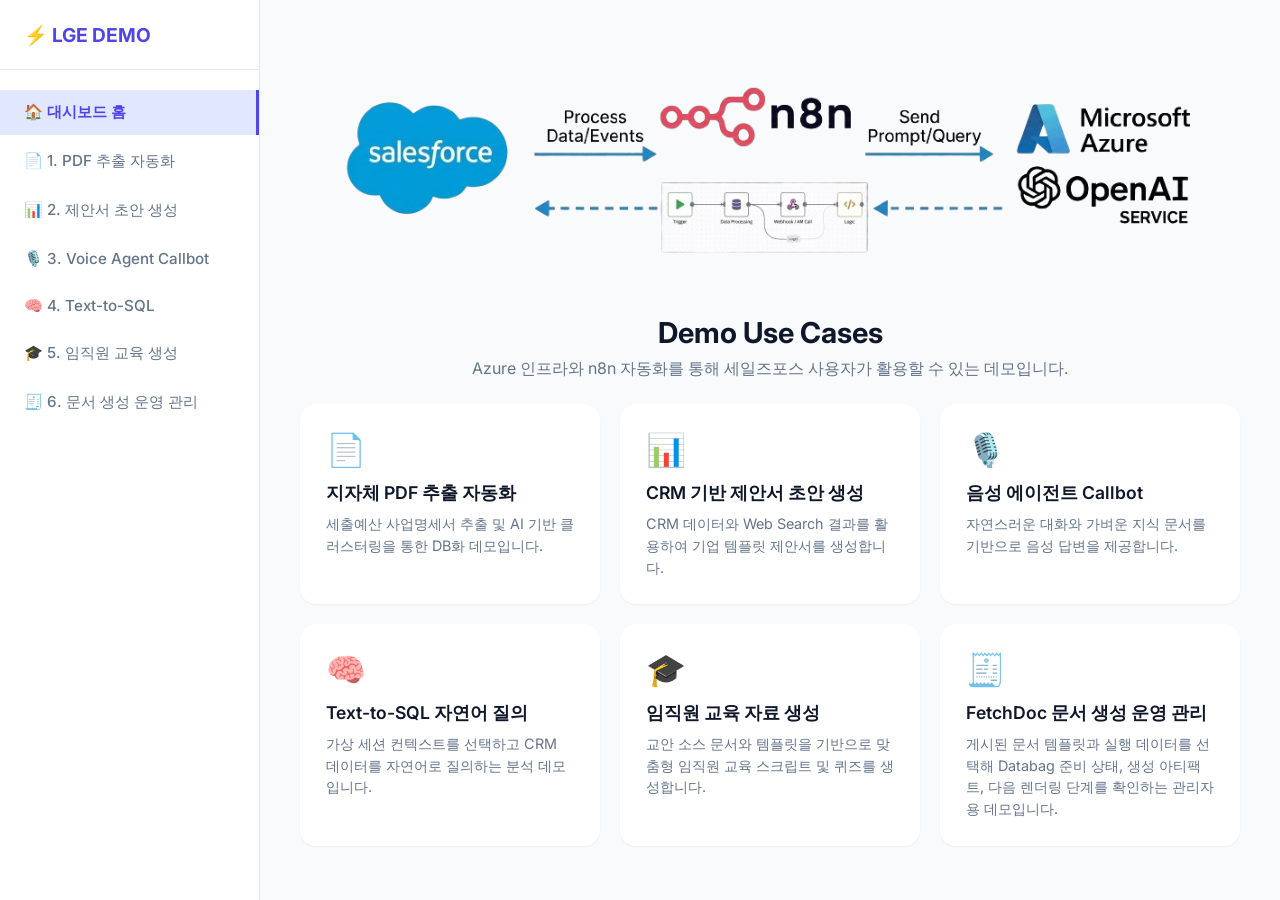
<file: public/index.html>
<!DOCTYPE html>
<html lang="ko">

<head>
  <meta charset="utf-8" />
  <meta content="width=device-width, initial-scale=1.0" name="viewport" />
  <title>LGE DEMO AI Workspace</title>
  <link href="https://fonts.googleapis.com/css2?family=Inter:wght@400;500;600;700&display=swap" rel="stylesheet" />
  <link href="style.css" rel="stylesheet" />
</head>

<body>
  <div class="app-container">
    <aside id="sidebar">
      <div class="sidebar-header">
        <span class="brand-logo">⚡ LGE DEMO</span>
      </div>
      <nav class="sidebar-menu">
        <button class="menu-item active" data-target="view-home">🏠 대시보드 홈</button>
        <button class="menu-item" data-target="view-uc1">📄 1. PDF 추출 자동화</button>
        <button class="menu-item" data-target="view-uc2">📊 2. 제안서 초안 생성</button>
        <button class="menu-item" data-target="view-uc3">🎙️ 3. Voice Agent Callbot</button>
        <button class="menu-item" data-target="view-uc4">🧠 4. Text-to-SQL</button>
        <button class="menu-item" data-target="view-uc5">🎓 5. 임직원 교육 생성</button>
        <button class="menu-item" data-target="view-uc6">🧾 6. 문서 생성 운영 관리</button>
      </nav>
    </aside>
    <main id="main-content">

      <section class="view-section active" id="view-home">
        <div class="page-header text-center">
          <img alt="Azure, n8n, Salesforce Integration" class="img-fluid header-banana-image" id="header-banana-image"
            src="architecture.png" />
          <h1>Demo Use Cases</h1>
          <p>Azure 인프라와 n8n 자동화를 통해 세일즈포스 사용자가 활용할 수 있는 데모입니다.</p>
        </div>
        <div class="card-grid">
          <div class="demo-card" data-target="view-uc1">
            <div class="card-icon">📄</div>
            <div class="card-title">지자체 PDF 추출 자동화</div>
            <div class="card-desc">세출예산 사업명세서 추출 및 AI 기반 클러스터링을 통한 DB화 데모입니다.</div>
          </div>
          <div class="demo-card" data-target="view-uc2">
            <div class="card-icon">📊</div>
            <div class="card-title">CRM 기반 제안서 초안 생성</div>
            <div class="card-desc">CRM 데이터와 Web Search 결과를 활용하여 기업 템플릿 제안서를 생성합니다.</div>
          </div>
          <div class="demo-card" data-target="view-uc3">
            <div class="card-icon">🎙️</div>
            <div class="card-title">음성 에이전트 Callbot</div>
            <div class="card-desc">자연스러운 대화와 가벼운 지식 문서를 기반으로 음성 답변을 제공합니다.</div>
          </div>
          <div class="demo-card" data-target="view-uc4">
            <div class="card-icon">🧠</div>
            <div class="card-title">Text-to-SQL 자연어 질의</div>
            <div class="card-desc">가상 세션 컨텍스트를 선택하고 CRM 데이터를 자연어로 질의하는 분석 데모입니다.</div>
          </div>
          <div class="demo-card" data-target="view-uc5">
            <div class="card-icon">🎓</div>
            <div class="card-title">임직원 교육 자료 생성</div>
            <div class="card-desc">교안 소스 문서와 템플릿을 기반으로 맞춤형 임직원 교육 스크립트 및 퀴즈를 생성합니다.</div>
          </div>
          <div class="demo-card" data-target="view-uc6">
            <div class="card-icon">🧾</div>
            <div class="card-title">FetchDoc 문서 생성 운영 관리</div>
            <div class="card-desc">게시된 문서 템플릿과 실행 데이터를 선택해 Databag 준비 상태, 생성 아티팩트, 다음 렌더링 단계를 확인하는 관리자용 데모입니다.</div>
          </div>
        </div>
      </section>

      <section class="view-section" id="view-uc1">
        <div class="page-header">
          <h1>📄 지자체/기관별 PDF의 세출예산 사업명세서 추출</h1>
          <p>로컬 PDF를 n8n으로 전송하고 AI 기반 필터링 및 클러스터링을 통해 DB화 합니다.</p>
        </div>
        <div class="content-card max-w-md mx-auto">
          <div id="uc1-form">
            <label class="file-upload-wrapper" for="pdfInput">
              <span class="upload-icon">📄</span>
              <div id="uploadPrompt">분석할 지자체 PDF 선택</div>
              <div class="file-name" id="fileNameDisplay"></div>
            </label>
            <input accept="application/pdf" hidden="" id="pdfInput" type="file" />
            <button class="btn btn-primary w-full" disabled="" id="uc1-submitBtn">추출 시작하기</button>
          </div>
          <div class="loading-area" id="uc1-loading" style="display: none;">
            <div class="hourglass">⏳</div>
            <p class="status-msg">PDF 전송 및 AI 추출/분석 중입니다... (약 10초)</p>
          </div>
          <div class="result-area" id="uc1-result" style="display: none;">
            <p class="success-text">✅ 추출 완료!</p>
            <a class="btn btn-success" href="#" id="uc1-downloadLink" target="_blank">📥 결과 파일 다운로드</a>
            <button class="btn btn-outline w-full mt-2" onclick="resetUC1()">새로운 PDF 분석</button>
          </div>
        </div>
      </section>

      <section class="view-section" id="view-uc2">
        <div class="page-header">
          <h1>📊 CRM 데이터 및 Web Search 기반 제안서 초안 생성</h1>
          <p>템플릿을 먼저 선택하면 입력 항목이 동적으로 바뀌며, 결과 PDF/PPTX 동작은 그대로 유지됩니다.</p>
        </div>
        <div class="content-card">
          <div class="control-panel uc2-control-panel">
            <div class="uc2-field uc2-template-field">
              <label class="field-label" for="uc2-templateType">템플릿 선택</label>
              <select class="select-field" id="uc2-templateType">
                <option value="hvac_template2">기업 제안서</option>
                <option value="built_in_commercial">제품 제안서</option>
              </select>
            </div>
            <div class="uc2-field uc2-primary-field">
              <label class="field-label" for="uc2-companyName" id="uc2-primaryLabel">고객 업체명</label>
              <input class="input-field" id="uc2-companyName" placeholder="고객 업체명 (예: Marriott International)"
                type="text" />
              <p class="field-hint" id="uc2-inputHint">기업명을 입력하면 맞춤형 제안서를 생성합니다.</p>
            </div>
            <div class="uc2-action">
              <button class="btn btn-primary" id="uc2-runBtn">▶ 초안 생성</button>
            </div>
          </div>
          <div class="loading-area" id="uc2-loading" style="display: none;">
            <div class="hourglass">⏳</div>
            <p class="status-msg">n8n 및 FastAPI 문서 생성 중...</p>
          </div>
          <div class="download-bar" id="uc2-downloadArea" style="display: none;">
            <a class="btn btn-warning" href="#" id="uc2-pptxLink" target="_blank">📊 PPTX 다운로드</a>
            <a class="btn btn-success" href="#" id="uc2-pdfLink" target="_blank">📄 PDF 다운로드</a>
          </div>
          <div class="viewer-wrapper">
            <div class="viewer-placeholder" id="uc2-placeholder">
              <div class="icon">✨</div>
              <h3>생성된 16:9 PDF가 여기에 표시됩니다</h3>
            </div>
            <iframe id="uc2-pdfFrame" title="PDF Viewer"></iframe>
          </div>
        </div>
      </section>

      <section class="view-section h-full-calc" id="view-uc3">
        <div class="split-container">
          <div class="split-left">
            <h2>🎙️ 실시간 Voice Agent 통화</h2>
            <p class="subtitle mb-4">WebRTC 마이크 연결 및 콜 로그 구조화</p>

            <div class="uc3-agent-grid" id="uc3-agentGrid"></div>

            <div class="call-controls">
              <p id="uc3-statusText" style="text-align: center; font-weight: 600; color: #4f46e5; margin-bottom: 10px;">
                대기 중</p>
              <button class="btn btn-success flex-1" id="uc3-startBtn">📞 통화 시작</button>
              <button class="btn btn-danger flex-1" id="uc3-endBtn" style="display: none;">🛑 통화 종료</button>
              <div class="call-visualizer" id="uc3-visualizer" style="display: none;">
                <div class="bar"></div>
                <div class="bar"></div>
                <div class="bar"></div>
                <div class="bar"></div>
                <span class="ml-2 text-primary">통화 중...</span>
              </div>
            </div>

            <div class="loading-area mt-4" id="uc3-loading" style="display: none;">
              <div class="hourglass">⏳</div>
              <p class="status-msg">콜 로그 수집 및 AI 요약 중...</p>
            </div>
            <div class="log-area" id="uc3-logArea" style="display: none;">
              <h3 class="log-title">📋 구조화된 콜 로그</h3>
              <pre class="log-content" id="uc3-logContent"></pre>
            </div>
          </div>
          <div class="split-right flex-center">
            <div class="notepad">
              <div class="note-header">
                <span>참고 대화 스크립트</span>
              </div>
              <div class="note-body" id="uc3-scriptContent"></div>
            </div>
          </div>
        </div>
      </section>

      <section class="view-section uc4-view" id="view-uc4">
        <div class="page-header uc4-page-header">
          <h1>🧠 CRM Text-to-SQL 자연어 질의</h1>
        </div>
        <div class="uc4-shell">
          <div class="uc4-scenario-grid" id="uc4-scenarioGrid"></div>
          <div class="uc4-context-zone" id="uc4-contextZone"></div>
          <div class="uc4-bottom-split">
            <div class="content-card uc4-work-card uc4-left-work">
              <div class="uc4-variant-strip" id="uc4-variantStrip"></div>
              <div class="uc4-editor-wrap">
                <textarea class="uc4-textarea" id="uc4-questionInput"
                  placeholder="상단 질문 패턴을 선택하면 세션 컨텍스트와 질문이 자동으로 준비됩니다. 그대로 실행하거나 내용을 미세 조정할 수 있습니다."
                  spellcheck="false"></textarea>
              </div>
              <div class="uc4-action-row">
                <button class="btn btn-primary" disabled="" id="uc4-runBtn">▶ SQL 실행</button>
              </div>
            </div>
            <div class="content-card uc4-work-card uc4-right-work">
              <div class="uc4-result-panels" id="uc4-resultPanels">
                <div class="uc4-result-panel uc4-result-empty is-active" id="uc4-emptyResultPanel">
                  <div class="uc4-empty-state">
                    <div class="uc4-empty-icon">🧠</div>
                    <h3>Text-to-SQL 시연 준비 완료</h3>
                    <p>상단에서 WoW 시연용 질문 패턴을 선택하면 풍부한 runtime session information이 펼쳐지고, 좌측 입력창에 질문이 자동으로 채워집니다. 질문을 그대로
                      실행하거나 수정한 뒤 SQL 실행을 눌러 결과를 확인하세요.</p>
                  </div>
                </div>
              </div>
            </div>
          </div>
        </div>
      </section>

      <section class="view-section" id="view-uc5">
        <div class="uc5-dashboard-container">

          <div class="uc5-top-control-bar uc5-admin-flow-top">
            <div class="uc5-control-box uc5-upload-box uc5-admin-card">
              <span class="uc5-control-label">1. 교육 원문 PDF</span>
              <div class="uc5-uploader-container">
                <label class="uc5-upload-wrapper" id="uc5-dropzone" for="uc5-fileInput">
                  <span class="uc5-upload-icon">📤</span>
                  <div class="uc5-upload-content" id="uc5-uploadPrompt">
                    <span class="uc5-upload-text">PDF를 드롭하거나 선택하세요</span>
                  </div>
                  <span class="uc5-file-name" id="uc5-fileNameDisplay" style="display: none;"></span>
                </label>
                <input type="file" id="uc5-fileInput" accept=".pdf,application/pdf" hidden />
              </div>
            </div>

            <div class="uc5-control-box uc5-template-box uc5-shell-box uc5-admin-card">
              <div class="uc5-card-heading-row">
                <span class="uc5-control-label">2. 교육 구성 방식</span>
                <span class="uc5-mode-chip" id="uc5-selectionModeChip">AI 추천 대기</span>
              </div>

              <div class="uc5-template-selector-row uc5-shell-selector-row uc5-admin-template-grid">
                <label class="uc5-template-card uc5-ai-recommend-card">
                  <input type="radio" name="uc5-macroShell" value="auto" checked />
                  <div class="uc5-card-inner">
                    <span class="uc5-card-emoji">🧠</span>
                    <div class="uc5-card-info">
                      <span class="uc5-card-title">AI가 추천</span>
                      <span class="uc5-card-desc">원문을 읽고 알맞은 구성과 조건 제안</span>
                    </div>
                    <button type="button" class="uc5-inline-ai-btn" id="uc5-aiRecommendBtn">추천 받기</button>
                  </div>
                </label>

                <label class="uc5-template-card">
                  <input type="radio" name="uc5-macroShell" value="learning_canvas" />
                  <div class="uc5-card-inner">
                    <span class="uc5-card-emoji">🧩</span>
                    <div class="uc5-card-info">
                      <span class="uc5-card-title">개념 이해형</span>
                      <span class="uc5-card-desc">원칙·정의·프레임워크 교육</span>
                    </div>
                  </div>
                </label>

                <label class="uc5-template-card">
                  <input type="radio" name="uc5-macroShell" value="process_playbook" />
                  <div class="uc5-card-inner">
                    <span class="uc5-card-emoji">🗺️</span>
                    <div class="uc5-card-info">
                      <span class="uc5-card-title">업무 절차형</span>
                      <span class="uc5-card-desc">단계·절차·체크리스트 교육</span>
                    </div>
                  </div>
                </label>

                <label class="uc5-template-card">
                  <input type="radio" name="uc5-macroShell" value="decision_simulator" />
                  <div class="uc5-card-inner">
                    <span class="uc5-card-emoji">⚡</span>
                    <div class="uc5-card-info">
                      <span class="uc5-card-title">상황 판단형</span>
                      <span class="uc5-card-desc">시나리오·판단·퀴즈 교육</span>
                    </div>
                  </div>
                </label>
              </div>
            </div>

            <div class="uc5-control-box uc5-planning-box uc5-admin-card is-disabled" id="uc5-learningConditionsBox">
              <div class="uc5-card-heading-row">
                <span class="uc5-control-label">3. 학습 조건</span>
                <span class="uc5-lock-chip" id="uc5-conditionStateChip">AI 추천 후 편집 가능</span>
              </div>

              <div class="uc5-planning-grid">
                <label class="uc5-mini-field">
                  <span>생성 방식</span>
                  <select id="uc5-planningMode">
                    <option value="ai_recommend_shell" selected>AI 추천 후 검토</option>
                    <option value="manual_shell">직접 선택값 사용</option>
                  </select>
                </label>

                <label class="uc5-mini-field">
                  <span>교육 분량</span>
                  <select id="uc5-contentDensity">
                    <option value="micro">짧게 5~6화면</option>
                    <option value="standard" selected>표준 7~9화면</option>
                    <option value="extended">상세 10~12화면</option>
                  </select>
                </label>

                <label class="uc5-mini-field">
                  <span>교육 대상</span>
                  <select id="uc5-targetAudience">
                    <option value="general_employee" selected>일반 임직원</option>
                    <option value="manager">관리자</option>
                    <option value="executive">임원</option>
                    <option value="technical">기술 직군</option>
                    <option value="sales">영업 직군</option>
                  </select>
                </label>

                <label class="uc5-mini-field">
                  <span>예상 학습 시간</span>
                  <select id="uc5-targetDuration">
                    <option value="5">5분</option>
                    <option value="7" selected>7분</option>
                    <option value="10">10분</option>
                    <option value="15">15분</option>
                  </select>
                </label>

                <label class="uc5-mini-field">
                  <span>참여 요소</span>
                  <select id="uc5-interactionLevel">
                    <option value="low">낮음</option>
                    <option value="medium" selected>보통</option>
                    <option value="high">높음</option>
                  </select>
                </label>

                <label class="uc5-mini-field">
                  <span>완료 동기부여</span>
                  <select id="uc5-gamificationLevel">
                    <option value="light">가볍게</option>
                    <option value="medium" selected>보통</option>
                    <option value="high">강하게</option>
                  </select>
                </label>
              </div>

              <input class="uc5-admin-notes" id="uc5-adminNotes" type="text"
                placeholder="관리자 메모: 예) 모바일 학습자 중심, 실무 적용 사례 중심" />
            </div>

            <div class="uc5-control-box uc5-action-box uc5-admin-card">
              <span class="uc5-control-label">4. 미리보기 생성</span>
              <div class="uc5-pipeline-status" id="uc5-pipelineStatus" aria-label="교육 생성 진행 상태">
                <span class="uc5-pipeline-step is-idle" data-uc5-step="planning">추천</span>
                <span class="uc5-pipeline-step is-idle" data-uc5-step="blueprint">설계</span>
                <span class="uc5-pipeline-step is-idle" data-uc5-step="payload">내용</span>
                <span class="uc5-pipeline-step is-idle" data-uc5-step="render">완성</span>
              </div>
              <button class="btn btn-primary w-full" id="uc5-runBtn" disabled>교육 기획안 만들기</button>
              <p class="uc5-action-helper" id="uc5-actionHelper">AI 추천을 받거나 직접 구성 방식을 선택하세요.</p>
            </div>
          </div>

          <div class="uc5-bottom-preview-panel">
            <div class="uc5-preview-header">
              <div class="uc5-saved-preview-control" aria-label="저장된 최종 Preview 관리">
                <select id="uc5-savedPreviewSelect" class="uc5-saved-preview-select" aria-label="저장된 최종 Preview 선택">
                  <option value="">저장된 최종 Preview 없음</option>
                </select>
                <button type="button" class="uc5-saved-preview-delete" id="uc5-deleteSavedPreviewBtn" title="선택한 저장 Preview 삭제" disabled>×</button>
              </div>
              <div class="uc5-preview-header-right">
                <div class="uc5-preview-info">
                  <span class="uc5-info-label">현재 상태:</span>
                  <span class="uc5-info-value" id="uc5-activeLayoutText">교육 구성 대기</span>
                </div>
                <div class="uc5-view-switcher">
                  <button class="uc5-switch-btn active" id="uc5-btnDesktop" data-view="desktop">💻 데스크톱</button>
                  <button class="uc5-switch-btn" id="uc5-btnMobile" data-view="mobile">📱 모바일</button>
                </div>
              </div>
            </div>

            <div class="uc5-viewport-canvas" id="uc5-viewportCanvas">
              <div class="uc5-chassis-wrapper">
                <div class="uc5-preview-stage" id="uc5-previewStage">
                  <div class="uc5-empty-preview uc5-admin-empty-preview">
                    <span class="uc5-empty-icon">🎓</span>
                    <h3>교육 미리보기</h3>
                    <p>PDF를 업로드한 뒤 AI 추천을 받거나 교육 구성 방식을 직접 선택하세요.</p>
                  </div>
                </div>

                <div class="uc5-loading-overlay" id="uc5-loadingOverlay" style="display: none;">
                  <div class="uc5-loading-spinner-wrapper">
                    <div class="uc5-loading-spinner"></div>
                    <p class="uc5-loading-text">교육 구성을 준비하는 중입니다...</p>
                    <p class="uc5-loading-subtext">원문 PDF를 분석하고 화면 미리보기를 만들고 있습니다.</p>
                  </div>
                </div>
              </div>
            </div>

            <div class="uc5-pagination-footer" id="uc5-paginationFooter" style="display: none;">
              <button class="btn btn-outline uc5-nav-btn" id="uc5-prevBtn" disabled>◀ 이전 화면</button>
              <span class="uc5-page-indicator" id="uc5-pageIndicator">화면 1 / 5</span>
              <button class="btn btn-outline uc5-nav-btn" id="uc5-nextBtn">다음 화면 ▶</button>
            </div>
          </div>

        </div>
      </section>

      <section class="view-section" id="view-uc6">
        <div class="uc6-admin-shell">
          <header class="uc6-compact-header" id="uc6-compactHeader">
            <div class="uc6-title-block">
              <span class="uc6-eyebrow">FetchDoc</span>
              <h1>Document Studio</h1>
              <p>템플릿을 만들고 게시된 템플릿으로 새로운 문서를 생성합니다.</p>
            </div>
            <section class="uc6-auth-strip" id="uc6-authRegion" aria-labelledby="uc6-authTitle">
              <h2 id="uc6-authTitle">관리자 세션</h2>
              <div class="uc6-auth-copy">
                <span class="uc6-admin-chip is-neutral" id="uc6-authStateChip">초기화 중</span>
                <p id="uc6-authStatus">Firebase Auth와 FetchDoc 관리자 세션을 준비하고 있습니다.</p>
              </div>
              <div class="uc6-auth-actions">
                <button class="btn btn-primary" id="uc6-signInBtn" type="button">Google 로그인</button>
                <button class="btn btn-outline" id="uc6-refreshSessionBtn" type="button" disabled>세션 새로고침</button>
                <button class="btn btn-outline" id="uc6-signOutBtn" type="button" disabled>로그아웃</button>
              </div>
            </section>
          </header>

          <nav class="uc6-stepper" id="uc6-stepper" aria-label="UC6 진행 단계" hidden></nav>

          <div class="uc6-stage-layout">
            <div class="uc6-active-stage" id="uc6-activeStageRoot" tabindex="-1" role="region" aria-label="현재 UC6 단계"></div>
          </div>

          <p class="uc6-live-status" id="uc6-liveStatus" aria-live="polite" aria-atomic="true">Firebase Auth와 FetchDoc 관리자 세션을 준비하고 있습니다.</p>
        </div>
      </section>
    </main>
  </div>
  <script src="app.js" type="module"></script>
</body>

</html>
</file>
<file: public/style.css>
/* --- CSS 변수 (밝고 모던한 컬러 팔레트) --- */
:root {
    --bg-main: #f8fafc;
    --bg-panel: #ffffff;
    --primary: #4f46e5;
    --primary-hover: #4338ca;
    --success: #10b981;
    --warning: #f59e0b;
    --danger: #ef4444;
    --text-main: #0f172a;
    --text-sub: #64748b;
    --border: #e2e8f0;
    --sidebar-w: 260px;
    --shadow-sm: 0 1px 2px 0 rgba(0, 0, 0, 0.05);
    --shadow-md: 0 4px 6px -1px rgba(0, 0, 0, 0.1), 0 2px 4px -1px rgba(0, 0, 0, 0.06);
}

* {
    box-sizing: border-box;
    margin: 0;
    padding: 0;
    font-family: 'Inter', sans-serif;
}

body {
    background-color: var(--bg-main);
    color: var(--text-main);
    height: 100vh;
    overflow: hidden;
}

/* 유틸리티 클래스 */
.w-full {
    width: 100%;
}

.mt-2 {
    margin-top: 0.5rem;
}

.mt-4 {
    margin-top: 1rem;
}

.mb-4 {
    margin-bottom: 1rem;
}

.flex-1 {
    flex: 1;
}

.flex-center {
    display: flex;
    justify-content: center;
    align-items: center;
}

.mx-auto {
    margin-left: auto;
    margin-right: auto;
}

.max-w-md {
    max-width: 28rem;
}

.text-primary {
    color: var(--primary);
    font-weight: 600;
}

.ml-2 {
    margin-left: 0.5rem;
}

.text-center {
    text-align: center;
}

/* --- 레이아웃 --- */
.app-container {
    display: flex;
    height: 100%;
    width: 100%;
}

#sidebar {
    width: var(--sidebar-w);
    background: var(--bg-panel);
    border-right: 1px solid var(--border);
    display: flex;
    flex-direction: column;
    z-index: 10;
}

.sidebar-header {
    height: 70px;
    display: flex;
    align-items: center;
    padding: 0 24px;
    border-bottom: 1px solid var(--border);
}

.brand-logo {
    font-size: 1.2rem;
    font-weight: 700;
    color: var(--primary);
}

.sidebar-menu {
    padding: 20px 0;
    display: flex;
    flex-direction: column;
    gap: 4px;
}

.menu-item {
    background: none;
    border: none;
    text-align: left;
    padding: 12px 24px;
    font-size: 0.95rem;
    color: var(--text-sub);
    font-weight: 500;
    cursor: pointer;
    transition: 0.2s;
}

.menu-item:hover {
    background-color: #f1f5f9;
    color: var(--primary);
}

.menu-item.active {
    background-color: #e0e7ff;
    color: var(--primary);
    border-right: 3px solid var(--primary);
    font-weight: 600;
}

/* 메인 콘텐츠 */
#main-content {
    flex: 1;
    overflow-y: auto;
    padding: 40px;
    position: relative;
}

.view-section {
    display: none;
    animation: fadeIn 0.4s ease-out;
}

.view-section.active {
    display: block;
}

.h-full-calc {
    height: calc(100vh - 80px);
}

@keyframes fadeIn {
    from {
        opacity: 0;
        transform: translateY(10px);
    }

    to {
        opacity: 1;
        transform: translateY(0);
    }
}

.page-header {
    margin-bottom: 1.5rem;
}

.page-header h1 {
    font-size: 1.8rem;
    font-weight: 700;
    margin-bottom: 0.5rem;
}

.page-header p {
    color: var(--text-sub);
}

.header-banana-image {
    width: 95%;
    max-width: 1400px;
    height: auto;
    margin: 0 auto 3rem;
    display: block;
}

/* 카드 */
.card-grid {
    display: grid;
    grid-template-columns: repeat(auto-fit, minmax(280px, 1fr));
    gap: 20px;
}

.demo-card {
    background: var(--bg-panel);
    padding: 24px;
    border-radius: 16px;
    box-shadow: var(--shadow-sm);
    cursor: pointer;
    transition: 0.3s;
    border: 2px solid transparent;
    display: flex;
    flex-direction: column;
    align-items: start;
}

.demo-card:hover {
    transform: translateY(-4px);
    box-shadow: var(--shadow-md);
    border-color: #c7d2fe;
}

.card-icon {
    font-size: 2rem;
    margin-bottom: 12px;
}

.card-title {
    font-size: 1.1rem;
    font-weight: 600;
    margin-bottom: 8px;
}

.card-desc {
    font-size: 0.9rem;
    color: var(--text-sub);
    line-height: 1.5;
}

.content-card {
    background: var(--bg-panel);
    padding: 24px 32px;
    border-radius: 16px;
    box-shadow: var(--shadow-sm);
    border: 1px solid var(--border);
}

/* 버튼 */
.btn {
    display: inline-flex;
    justify-content: center;
    align-items: center;
    padding: 12px 24px;
    border-radius: 8px;
    font-weight: 600;
    font-size: 0.95rem;
    cursor: pointer;
    border: none;
    transition: 0.2s;
    text-decoration: none;
}

.btn:disabled {
    opacity: 0.6;
    cursor: not-allowed;
}

.btn-primary {
    background: var(--primary);
    color: white;
}

.btn-primary:hover:not(:disabled) {
    background: var(--primary-hover);
}

.btn-success {
    background: var(--success);
    color: white;
}

.btn-success:hover:not(:disabled) {
    background: #059669;
}

.btn-warning {
    background: var(--warning);
    color: white;
}

.btn-warning:hover:not(:disabled) {
    background: #d97706;
}

.btn-danger {
    background: var(--danger);
    color: white;
}

.btn-danger:hover:not(:disabled) {
    background: #dc2626;
}

.btn-outline {
    background: transparent;
    border: 1px solid var(--border);
    color: var(--text-main);
}

.btn-outline:hover {
    background: #f1f5f9;
}

/* 폼 요소 */
.control-panel {
    display: flex;
    gap: 12px;
    margin-bottom: 20px;
    background: #f8fafc;
    padding: 16px;
    border-radius: 12px;
    border: 1px solid var(--border);
    flex-wrap: wrap;
    align-items: flex-start;
}

.uc2-control-panel {
    gap: 16px;
}

.uc2-field {
    display: flex;
    flex-direction: column;
    gap: 8px;
    min-width: 0;
}

.uc2-template-field {
    flex: 0 0 220px;
}

.uc2-primary-field {
    flex: 1 1 360px;
}

.uc2-action {
    flex: 0 0 auto;
    display: flex;
    align-items: flex-end;
}

.field-label {
    font-size: 0.86rem;
    font-weight: 700;
    color: var(--text-main);
}

.field-hint {
    font-size: 0.82rem;
    line-height: 1.45;
    color: var(--text-sub);
}

.uc2-control-panel .input-field,
.uc2-control-panel .select-field {
    width: 100%;
}

.uc2-control-panel .btn {
    min-width: 144px;
    min-height: 48px;
}

@media (max-width: 920px) {

    .uc2-template-field,
    .uc2-primary-field,
    .uc2-action {
        flex: 1 1 100%;
    }

    .uc2-action .btn {
        width: 100%;
    }
}

.input-field,
.select-field {
    padding: 12px 16px;
    border: 1px solid var(--border);
    border-radius: 8px;
    font-size: 0.95rem;
    outline: none;
    transition: 0.2s;
    background: white;
}

.input-field {
    flex: 2;
}

.input-field:focus {
    border-color: var(--primary);
    box-shadow: 0 0 0 3px rgba(79, 70, 229, 0.1);
}

.select-field {
    flex: 1;
    cursor: pointer;
}

/* 파일 업로드 */
.file-upload-wrapper {
    border: 2px dashed #cbd5e1;
    border-radius: 12px;
    padding: 32px;
    text-align: center;
    margin-bottom: 20px;
    background: #f8fafc;
    cursor: pointer;
    transition: 0.2s;
    display: block;
}

.file-upload-wrapper:hover {
    border-color: var(--primary);
    background: #eef2ff;
}

#pdfInput {
    display: none;
}

.upload-icon {
    font-size: 2.5rem;
    display: block;
    margin-bottom: 12px;
}

.file-name {
    margin-top: 8px;
    font-weight: 600;
    color: var(--primary);
    word-break: break-all;
}

/* 로딩 */
.loading-area {
    text-align: center;
    padding: 20px 0;
    display: none;
}

.hourglass {
    font-size: 3rem;
    display: inline-block;
    animation: flipHourglass 2.5s ease-in-out infinite;
    margin-bottom: 16px;
}

@keyframes flipHourglass {
    0% {
        transform: rotate(0deg);
    }

    40%,
    50% {
        transform: rotate(180deg);
    }

    90%,
    100% {
        transform: rotate(360deg);
    }
}

.status-msg {
    font-weight: 600;
    color: var(--primary);
    font-size: 1.05rem;
}

.result-area {
    text-align: center;
    display: none;
    padding: 20px 0;
}

.success-text {
    color: var(--success);
    font-weight: 700;
    font-size: 1.2rem;
    margin-bottom: 16px;
}

.download-bar {
    display: none;
    justify-content: flex-end;
    gap: 12px;
    margin-bottom: 12px;
}

.viewer-wrapper {
    width: 100%;
    max-width: 100%;
    margin: 0 auto;
    aspect-ratio: 16 / 9;
    border: 2px solid var(--border);
    border-radius: 12px;
    background: #f1f5f9;
    position: relative;
    overflow: hidden;
    display: flex;
    justify-content: center;
    align-items: center;
}

.viewer-placeholder {
    text-align: center;
    color: var(--text-sub);
}

.viewer-placeholder .icon {
    font-size: 3rem;
    margin-bottom: 1rem;
    color: #cbd5e1;
}

#uc2-pdfFrame {
    position: absolute;
    inset: 0;
    width: 100%;
    height: 100%;
    border: none;
    display: none;
    background: white;
}


/* ==========================================
   UC3 멀티 에이전트 선택 그리드 (신규)
   ========================================== */
.uc3-agent-grid {
    display: grid;
    grid-template-columns: repeat(2, minmax(0, 1fr));
    gap: 12px;
    margin-bottom: 20px;
    flex-shrink: 0;
}

.uc3-agent-card {
    border: 1px solid var(--border);
    border-radius: 12px;
    background: #ffffff;
    padding: 14px 16px;
    text-align: left;
    cursor: pointer;
    transition: 0.2s ease;
    box-shadow: var(--shadow-sm);
    display: flex;
    flex-direction: column;
}

.uc3-agent-card:hover {
    transform: translateY(-2px);
    box-shadow: var(--shadow-md);
    border-color: #c7d2fe;
}

.uc3-agent-card.is-active {
    background: linear-gradient(180deg, #eef2ff 0%, #ffffff 100%);
    border-color: #818cf8;
    box-shadow: 0 0 0 3px rgba(79, 70, 229, 0.08);
}

.uc3-agent-type {
    font-size: 0.72rem;
    font-weight: 800;
    letter-spacing: 0.04em;
    text-transform: uppercase;
    color: #6366f1;
    margin-bottom: 6px;
}

.uc3-agent-name {
    font-size: 0.95rem;
    font-weight: 700;
    color: #0f172a;
    margin-bottom: 4px;
}

.uc3-agent-desc {
    font-size: 0.8rem;
    color: var(--text-sub);
    line-height: 1.4;
}

@media (max-width: 1480px) {
    .uc3-agent-grid {
        grid-template-columns: repeat(2, minmax(0, 1fr));
    }
}

@media (max-width: 1100px) {
    .uc3-agent-grid {
        grid-template-columns: 1fr;
    }
}


/* ==========================================
   UC3 레이아웃 및 콜 뷰어
   ========================================== */
#view-uc3 {
    height: calc(100vh - 32px);
    overflow: hidden;
}

#view-uc3 .split-container {
    display: flex;
    gap: 24px;
    height: 100%;
    min-height: 0;
    overflow: hidden;
    align-items: stretch;
}

#view-uc3 .split-left,
#view-uc3 .split-right {
    flex: 1 1 0;
    min-width: 0;
    min-height: 0;
    height: 100%;
}

#view-uc3 .split-left {
    display: flex;
    flex-direction: column;
    overflow: hidden;
}

#view-uc3 .split-right {
    display: flex;
    flex-direction: column;
    overflow: hidden;
    background: #f1f5f9;
    border-radius: 16px;
    border: 1px solid var(--border);
}

.call-controls {
    flex-shrink: 0;
    gap: 20px;
    justify-content: space-between;
    align-items: center;
    flex-wrap: wrap;
    display: flex;
    background: #f8fafc;
    border-radius: 12px;
    border: 1px solid var(--border);
    padding: 20px;
}

#uc3-loading {
    flex-shrink: 0;
}

.call-visualizer {
    display: none;
    align-items: center;
    gap: 6px;
    height: 30px;
    margin-left: auto;
}

.bar {
    width: 5px;
    height: 10px;
    background: var(--success);
    border-radius: 3px;
    animation: soundWave 1.2s ease-in-out infinite;
}

.bar:nth-child(2) {
    animation-delay: 0.2s;
}

.bar:nth-child(3) {
    animation-delay: 0.4s;
}

.bar:nth-child(4) {
    animation-delay: 0.6s;
}

@keyframes soundWave {

    0%,
    100% {
        height: 10px;
    }

    50% {
        height: 25px;
    }
}

.log-area {
    margin-top: 20px;
    flex: 1 1 auto;
    min-height: 0;
    display: flex;
    flex-direction: column;
    overflow: hidden;
}

.log-title {
    flex-shrink: 0;
    margin-bottom: 12px;
    font-size: 1rem;
    font-weight: 700;
}

.log-content {
    flex: 1 1 auto;
    min-height: 0;
    overflow-y: auto;
    overflow-x: hidden;
    background: white;
    border: 1px solid var(--border);
    border-radius: 8px;
    padding: 16px;
    white-space: normal;
}

/* ==========================================
   메모장(Notepad) 레이아웃
   ========================================== */
.notepad {
    width: 100%;
    height: 100%;
    max-height: none;
    min-height: 0;
    overflow-y: auto;
    overflow-x: hidden;
    background: #fef9c3;
    border-radius: 8px;
    box-shadow: var(--shadow-md);
    padding: 40px 30px 30px 50px;
    position: relative;
    background-image: repeating-linear-gradient(transparent, transparent 31px, #e5e7eb 31px, #e5e7eb 32px);
    background-attachment: local;
}

.notepad::-webkit-scrollbar {
    width: 8px;
}

.notepad::-webkit-scrollbar-thumb {
    background: #d1d5db;
    border-radius: 4px;
}

.notepad::before {
    content: '';
    position: absolute;
    top: 0;
    left: 35px;
    bottom: 0;
    width: 2px;
    background: #fca5a5;
}

.note-header {
    position: sticky;
    top: 0;
    z-index: 5;
    background: rgba(254, 249, 195, 0.96);
    backdrop-filter: blur(4px);
    padding-bottom: 8px;
    display: flex;
    justify-content: space-between;
    font-weight: 700;
    color: #78350f;
    margin-bottom: 24px;
}

.note-body {
    min-height: 0;
    font-size: 1.05rem;
    line-height: 1.9;
    color: #334155;
}

.script-line {
    margin-bottom: 14px;
}

.script-spacer {
    height: 10px;
}

.context-line {
    margin-bottom: 18px;
}

.context-text {
    display: inline-block;
    font-weight: 600;
    color: #64748b;
    font-style: italic;
    font-size: 0.95rem;
    line-height: 1.6;
    background: rgba(255, 255, 255, 0.45);
    padding: 6px 10px;
    border-radius: 8px;
}

.agent-line,
.user-line {
    display: flex;
    align-items: flex-start;
    gap: 10px;
    margin-bottom: 14px;
}

.speaker-badge {
    min-width: 58px;
    text-align: center;
    border-radius: 999px;
    padding: 4px 10px;
    font-weight: 700;
    line-height: 1.2;
    margin-top: 2px;
    flex-shrink: 0;
}

.agent-badge {
    background: #f1f5f9;
    color: #94a3b8;
    font-size: 0.75rem;
}

.user-badge {
    background: #dbeafe;
    color: #1d4ed8;
    font-size: 0.82rem;
}

.agent-text {
    color: #94a3b8;
    font-weight: 400;
    font-size: 0.92rem;
    line-height: 1.7;
    letter-spacing: -0.01em;
    max-width: calc(100% - 72px);
}

.user-text {
    color: #1d4ed8;
    font-weight: 800;
    font-size: 1.22rem;
    line-height: 1.8;
    letter-spacing: -0.015em;
    background-color: rgba(37, 99, 235, 0.10);
    padding: 4px 10px;
    border-radius: 8px;
    border-bottom: 2px solid #1d4ed8;
    max-width: calc(100% - 72px);
}

.script-free {
    color: #334155;
    font-size: 1rem;
    line-height: 1.8;
}

@media (max-width: 1100px) {
    #view-uc3 .split-container {
        flex-direction: column;
    }

    #view-uc3 .split-left,
    #view-uc3 .split-right {
        height: 50%;
    }
}

/* UC3 구조화 콜 로그 리포트 */
#uc3-logContent.log-content {
    background: transparent;
    border: none;
    padding: 0;
    font-family: inherit;
    white-space: normal;
    overflow-y: visible;
}

.log-card {
    background: white;
    padding: 0;
    border-radius: 12px;
    overflow: hidden;
    box-shadow: 0 1px 3px 0 rgba(0, 0, 0, 0.1), 0 1px 2px 0 rgba(0, 0, 0, 0.06);
    border: 1px solid #e2e8f0;
}

.log-card-header {
    background: #f8fafc;
    padding: 16px 20px;
    border-bottom: 1px solid #e2e8f0;
    display: flex;
    justify-content: space-between;
    align-items: center;
}

.log-card-header h4 {
    margin: 0;
    font-size: 1rem;
    color: #0f172a;
    font-weight: 700;
}

.status-badge {
    padding: 4px 10px;
    border-radius: 999px;
    font-size: 0.75rem;
    font-weight: 700;
    text-transform: uppercase;
}

.status-badge.success {
    background: #d1fae5;
    color: #065f46;
}

.status-badge.info {
    background: #dbeafe;
    color: #1e40af;
}

.status-badge.warning {
    background: #fef3c7;
    color: #92400e;
}

.status-badge.danger {
    background: #fee2e2;
    color: #991b1b;
}

.log-card-body {
    padding: 20px;
}

.log-section {
    margin-bottom: 20px;
}

.log-section:last-child {
    margin-bottom: 0;
}

.log-label {
    display: block;
    font-size: 0.75rem;
    color: #64748b;
    font-weight: 600;
    margin-bottom: 6px;
    text-transform: uppercase;
    letter-spacing: 0.025em;
}

.log-value {
    color: #334155;
    font-size: 0.95rem;
    line-height: 1.6;
}

.raw-json-area {
    margin-top: 16px;
    border-top: 1px dashed #e2e8f0;
    padding-top: 12px;
}

.raw-json-toggle {
    display: inline-flex;
    align-items: center;
    gap: 4px;
    font-size: 0.75rem;
    color: #6366f1;
    text-decoration: none;
    cursor: pointer;
    border: none;
    background: none;
    padding: 0;
    font-weight: 500;
}

.calllog-card .summary-highlight {
    background: linear-gradient(180deg, #f0fdf4 0%, #ecfeff 100%);
    border-left: 4px solid #10b981;
    padding: 14px 16px;
    border-radius: 8px;
    font-weight: 600;
    color: #064e3b;
    line-height: 1.7;
    box-shadow: inset 0 0 0 1px rgba(16, 185, 129, 0.08);
}

.conversation-list {
    display: flex;
    flex-direction: column;
    gap: 12px;
}

.conversation-item {
    border: 1px solid var(--border);
    border-radius: 12px;
    padding: 12px 14px;
    background: #ffffff;
    box-shadow: var(--shadow-sm);
}

.conversation-item.agent-turn {
    background: #f8fafc;
    border-color: #e2e8f0;
}

.conversation-item.user-turn {
    background: #eff6ff;
    border-color: #bfdbfe;
}

.conversation-meta {
    display: flex;
    align-items: center;
    gap: 8px;
    margin-bottom: 8px;
}

.conversation-index {
    width: 26px;
    height: 26px;
    border-radius: 999px;
    display: inline-flex;
    align-items: center;
    justify-content: center;
    background: #e2e8f0;
    color: #334155;
    font-size: 0.75rem;
    font-weight: 700;
    flex-shrink: 0;
}

.conversation-role {
    display: inline-flex;
    align-items: center;
    justify-content: center;
    min-width: 58px;
    padding: 4px 10px;
    border-radius: 999px;
    font-size: 0.78rem;
    font-weight: 700;
    line-height: 1.2;
}

.agent-role {
    background: #e2e8f0;
    color: #475569;
}

.user-role {
    background: #dbeafe;
    color: #1d4ed8;
}

.conversation-text {
    color: #1e293b;
    font-size: 0.95rem;
    line-height: 1.7;
    word-break: keep-all;
    white-space: pre-wrap;
}

@media (max-width: 960px) {
    .conversation-text {
        font-size: 0.92rem;
    }

    .conversation-meta {
        flex-wrap: wrap;
    }
}

/* ==========================================
   [이하 UC4 영역은 기존과 100% 동일하므로 원본을 유지합니다]
   ========================================== */
#view-uc4 {
    height: calc(100vh - 32px);
    overflow: hidden;
    padding-bottom: 0;
}

#view-uc4 .uc4-page-header {
    margin-bottom: 12px;
    flex-shrink: 0;
}

#view-uc4 .uc4-page-header h1 {
    margin-bottom: 0;
}

#view-uc4 .uc4-page-header p {
    display: none;
}

.uc4-shell {
    height: calc(100% - 58px);
    min-height: 0;
    display: flex;
    flex-direction: column;
    gap: 14px;
}

.uc4-scenario-grid {
    display: grid;
    grid-template-columns: repeat(5, minmax(0, 1fr));
    gap: 12px;
    flex-shrink: 0;
}

.uc4-scenario-card {
    position: relative;
    border: 1px solid var(--border);
    border-radius: 18px;
    background: #ffffff;
    padding: 16px 16px 14px;
    text-align: left;
    cursor: pointer;
    transition: 0.2s ease;
    box-shadow: var(--shadow-sm);
}

.uc4-scenario-card:hover {
    transform: translateY(-2px);
    box-shadow: var(--shadow-md);
    border-color: #c7d2fe;
}

.uc4-scenario-card.is-active {
    background: linear-gradient(180deg, #eef2ff 0%, #ffffff 100%);
    border-color: #818cf8;
    box-shadow: 0 0 0 3px rgba(79, 70, 229, 0.08);
}

.uc4-scenario-index {
    display: inline-flex;
    align-items: center;
    justify-content: center;
    width: 28px;
    height: 28px;
    border-radius: 999px;
    background: #e0e7ff;
    color: var(--primary);
    font-size: 0.82rem;
    font-weight: 800;
    margin-bottom: 12px;
}

.uc4-scenario-type {
    font-size: 0.72rem;
    font-weight: 800;
    letter-spacing: 0.04em;
    text-transform: uppercase;
    color: #6366f1;
    margin-bottom: 8px;
}

.uc4-scenario-question {
    font-size: 0.92rem;
    line-height: 1.45;
    font-weight: 700;
    color: #0f172a;
    min-height: 78px;
}

.uc4-scenario-sub {
    margin-top: 10px;
    font-size: 0.8rem;
    color: var(--text-sub);
    line-height: 1.4;
}

.uc4-context-zone {
    flex-shrink: 0;
}

.uc4-context-details {
    display: none;
    border: 1px solid #dbeafe;
    border-radius: 18px;
    background: linear-gradient(180deg, #f8fbff 0%, #ffffff 100%);
    box-shadow: var(--shadow-sm);
    overflow: hidden;
}

.uc4-context-details.is-active {
    display: block;
}

.uc4-context-details summary {
    list-style: none;
    cursor: pointer;
    display: flex;
    align-items: center;
    justify-content: space-between;
    gap: 18px;
    padding: 14px 18px;
}

.uc4-context-details summary::-webkit-details-marker {
    display: none;
}

.uc4-context-details summary::after {
    content: '▾';
    color: var(--primary);
    font-size: 1rem;
    font-weight: 800;
    flex-shrink: 0;
    transition: transform 0.18s ease;
}

.uc4-context-details:not([open]) summary::after {
    transform: rotate(-90deg);
}

.uc4-summary-copy {
    display: flex;
    flex-direction: column;
    gap: 4px;
    min-width: 0;
}

.uc4-summary-copy strong {
    font-size: 0.78rem;
    font-weight: 800;
    text-transform: uppercase;
    color: #6366f1;
    letter-spacing: 0.04em;
}

.uc4-summary-copy span {
    font-size: 0.96rem;
    font-weight: 700;
    color: #0f172a;
    white-space: nowrap;
    overflow: hidden;
    text-overflow: ellipsis;
}

.uc4-summary-pills {
    display: flex;
    flex-wrap: wrap;
    justify-content: flex-end;
    gap: 8px;
    min-width: 0;
}

.uc4-summary-pill {
    display: inline-flex;
    align-items: center;
    border-radius: 999px;
    border: 1px solid #cfe0ff;
    background: #ffffff;
    color: #334155;
    padding: 7px 11px;
    font-size: 0.78rem;
    font-weight: 700;
    white-space: nowrap;
}

.uc4-context-body {
    border-top: 1px solid #dbeafe;
    padding: 16px 18px 18px;
}

.uc4-context-grid {
    display: grid;
    grid-template-columns: repeat(4, minmax(0, 1fr));
    gap: 12px;
}

.uc4-context-item {
    background: #ffffff;
    border: 1px solid var(--border);
    border-radius: 14px;
    padding: 12px 14px;
    min-width: 0;
}

.uc4-context-item span {
    display: block;
    font-size: 0.72rem;
    color: var(--text-sub);
    font-weight: 700;
    text-transform: uppercase;
    letter-spacing: 0.03em;
    margin-bottom: 6px;
}

.uc4-context-item strong {
    display: block;
    font-size: 0.9rem;
    color: #0f172a;
    line-height: 1.45;
    word-break: break-word;
}

.uc4-context-item-wide {
    grid-column: span 2;
}

.uc4-bottom-split {
    flex: 1 1 auto;
    min-height: 0;
    display: grid;
    grid-template-columns: minmax(0, 0.92fr) minmax(0, 1.28fr);
    gap: 16px;
    overflow: hidden;
}

.uc4-work-card {
    min-height: 0;
    display: flex;
    flex-direction: column;
    overflow: hidden;
    padding: 18px;
}

.uc4-left-work {
    gap: 14px;
}

.uc4-right-work {
    padding: 0;
    background: #ffffff;
}

.uc4-variant-strip {
    display: flex;
    flex-wrap: wrap;
    gap: 8px;
    flex-shrink: 0;
}

.uc4-variant-chip {
    border: 1px solid #dbe5f4;
    background: #f8fafc;
    color: #334155;
    border-radius: 999px;
    padding: 9px 14px;
    font-size: 0.82rem;
    font-weight: 700;
    cursor: pointer;
    transition: 0.18s ease;
}

.uc4-variant-chip:hover {
    border-color: #818cf8;
    color: var(--primary);
    background: #eef2ff;
}

.uc4-variant-chip.is-active {
    background: #e0e7ff;
    border-color: #818cf8;
    color: var(--primary);
}

.uc4-editor-wrap {
    flex: 1 1 auto;
    min-height: 0;
    display: flex;
}

.uc4-textarea {
    width: 100%;
    height: 100%;
    min-height: 260px;
    resize: none;
    padding: 18px;
    border-radius: 16px;
    border: 1px solid var(--border);
    background: #ffffff;
    font-size: 1rem;
    line-height: 1.75;
    color: var(--text-main);
    outline: none;
    transition: 0.2s;
}

.uc4-textarea:focus {
    border-color: var(--primary);
    box-shadow: 0 0 0 3px rgba(79, 70, 229, 0.1);
}

.uc4-action-row {
    display: flex;
    justify-content: flex-end;
    gap: 10px;
    flex-shrink: 0;
}

.uc4-action-row .btn {
    min-width: 148px;
}

.uc4-result-panels {
    flex: 1 1 auto;
    min-height: 0;
    overflow: hidden;
}

.uc4-result-panel {
    display: none;
    height: 100%;
    overflow-y: auto;
    padding: 18px;
}

.uc4-result-panel.is-active {
    display: block;
}

.uc4-response-topline {
    display: flex;
    flex-wrap: wrap;
    gap: 8px;
    margin-bottom: 14px;
}

.uc4-inline-meta {
    display: inline-flex;
    align-items: center;
    padding: 5px 10px;
    border-radius: 999px;
    border: 1px solid var(--border);
    background: #f8fafc;
    color: #475569;
    font-size: 0.78rem;
    font-weight: 700;
}

.uc4-result-card {
    background: #ffffff;
    border: 1px solid var(--border);
    border-radius: 16px;
    padding: 18px;
    box-shadow: var(--shadow-sm);
    margin-bottom: 14px;
}

.uc4-answer-card {
    background: linear-gradient(180deg, #f0fdf4 0%, #eef2ff 100%);
    border-color: #bfdbfe;
}

.uc4-result-title {
    font-size: 0.8rem;
    font-weight: 800;
    color: #475569;
    letter-spacing: 0.04em;
    text-transform: uppercase;
    margin-bottom: 10px;
}

.uc4-result-text {
    color: #0f172a;
    font-size: 0.97rem;
    line-height: 1.75;
}

.uc4-kpi-band {
    display: grid;
    grid-template-columns: repeat(4, minmax(0, 1fr));
    gap: 10px;
    margin-bottom: 14px;
}

.uc4-kpi-card {
    background: #f8fafc;
    border: 1px solid var(--border);
    border-radius: 14px;
    padding: 14px;
}

.uc4-kpi-label {
    display: block;
    font-size: 0.72rem;
    color: var(--text-sub);
    font-weight: 800;
    text-transform: uppercase;
    letter-spacing: 0.03em;
    margin-bottom: 8px;
}

.uc4-kpi-value {
    display: block;
    font-size: 1.15rem;
    font-weight: 800;
    color: #0f172a;
    line-height: 1.3;
}

.uc4-kpi-note {
    display: block;
    margin-top: 6px;
    font-size: 0.78rem;
    color: var(--text-sub);
}

.uc4-details {
    border: 1px solid var(--border);
    border-radius: 14px;
    background: #ffffff;
    margin-bottom: 12px;
    overflow: hidden;
}

.uc4-details summary {
    list-style: none;
    cursor: pointer;
    padding: 13px 15px;
    font-size: 0.86rem;
    font-weight: 800;
    color: #334155;
    background: #f8fafc;
    border-bottom: 1px solid transparent;
}

.uc4-details summary::-webkit-details-marker {
    display: none;
}

.uc4-details[open] summary {
    border-bottom-color: var(--border);
}

.uc4-table-wrap,
.uc4-metric-list,
.uc4-trend-list,
.uc4-code-block {
    padding: 14px 15px 15px;
}

.uc4-result-table {
    width: 100%;
    border-collapse: collapse;
}

.uc4-result-table th,
.uc4-result-table td {
    padding: 10px 12px;
    border-bottom: 1px solid #e5e7eb;
    text-align: left;
    font-size: 0.88rem;
}

.uc4-result-table th {
    font-size: 0.76rem;
    text-transform: uppercase;
    color: var(--text-sub);
    letter-spacing: 0.03em;
    background: #f8fafc;
}

.uc4-metric-list {
    display: flex;
    flex-direction: column;
    gap: 10px;
}

.uc4-metric-row {
    display: flex;
    justify-content: space-between;
    gap: 20px;
    padding: 10px 0;
    border-bottom: 1px solid #eef2f7;
}

.uc4-metric-row:last-child {
    border-bottom: none;
    padding-bottom: 0;
}

.uc4-metric-name {
    font-size: 0.84rem;
    color: var(--text-sub);
    font-weight: 700;
}

.uc4-metric-value {
    font-size: 0.92rem;
    color: #0f172a;
    font-weight: 700;
    text-align: right;
}

.uc4-trend-list {
    display: flex;
    flex-direction: column;
    gap: 12px;
}

.uc4-trend-row {
    display: grid;
    grid-template-columns: 110px 1fr auto;
    align-items: center;
    gap: 12px;
    font-size: 0.9rem;
}

.uc4-trend-row span:first-child {
    color: #334155;
    font-weight: 700;
}

.uc4-trend-bar {
    height: 10px;
    border-radius: 999px;
    background: #e2e8f0;
    overflow: hidden;
}

.uc4-trend-fill {
    display: block;
    height: 100%;
    border-radius: 999px;
    background: linear-gradient(90deg, #818cf8 0%, #4f46e5 100%);
}

.uc4-code-block {
    margin: 0;
    white-space: pre-wrap;
    word-break: break-word;
    font-size: 0.8rem;
    line-height: 1.6;
    color: #e2e8f0;
    background: #0f172a;
    overflow-x: auto;
}

.uc4-right-work .uc4-result-panel::-webkit-scrollbar,
.uc4-left-work .uc4-textarea::-webkit-scrollbar {
    width: 10px;
}

.uc4-right-work .uc4-result-panel::-webkit-scrollbar-thumb,
.uc4-left-work .uc4-textarea::-webkit-scrollbar-thumb {
    background: #cbd5e1;
    border-radius: 999px;
}

.uc4-run-pulse {
    animation: uc4Pulse 0.75s ease;
}

@keyframes uc4Pulse {
    0% {
        box-shadow: 0 0 0 0 rgba(79, 70, 229, 0.22);
    }

    100% {
        box-shadow: 0 0 0 12px rgba(79, 70, 229, 0);
    }
}

@media (max-width: 1480px) {
    .uc4-scenario-grid {
        grid-template-columns: repeat(3, minmax(0, 1fr));
    }
}

@media (max-width: 1200px) {
    .uc4-bottom-split {
        grid-template-columns: 1fr;
    }

    .uc4-kpi-band,
    .uc4-context-grid {
        grid-template-columns: repeat(2, minmax(0, 1fr));
    }
}

@media (max-width: 860px) {

    .uc4-scenario-grid,
    .uc4-kpi-band,
    .uc4-context-grid {
        grid-template-columns: 1fr;
    }

    .uc4-context-item-wide {
        grid-column: span 1;
    }

    .uc4-context-details summary {
        flex-direction: column;
        align-items: flex-start;
    }

    .uc4-summary-pills {
        justify-content: flex-start;
    }
}

.uc4-variant-empty {
    display: inline-flex;
    align-items: center;
    padding: 9px 14px;
    border-radius: 999px;
    background: #f8fafc;
    border: 1px dashed #cbd5e1;
    color: var(--text-sub);
    font-size: 0.82rem;
    font-weight: 600;
}

.uc4-result-empty {
    display: block;
}

.uc4-empty-state,
.uc4-loading-state,
.uc4-error-state {
    height: 100%;
    min-height: 320px;
    display: flex;
    flex-direction: column;
    justify-content: center;
    align-items: center;
    text-align: center;
    padding: 32px 28px;
    color: var(--text-sub);
}

.uc4-empty-icon,
.uc4-loading-icon,
.uc4-error-icon {
    font-size: 2.8rem;
    margin-bottom: 16px;
}

.uc4-empty-state h3,
.uc4-loading-state h3,
.uc4-error-state h3 {
    font-size: 1.12rem;
    font-weight: 700;
    color: var(--text-main);
    margin-bottom: 10px;
}

.uc4-empty-state p,
.uc4-loading-state p,
.uc4-error-state p {
    max-width: 640px;
    font-size: 0.93rem;
    line-height: 1.65;
}

.uc4-loading-spinner {
    width: 44px;
    height: 44px;
    border-radius: 999px;
    border: 4px solid #dbeafe;
    border-top-color: var(--primary);
    animation: uc4Spin 0.9s linear infinite;
    margin-bottom: 16px;
}

@keyframes uc4Spin {
    to {
        transform: rotate(360deg);
    }
}

.uc4-runtime-grid {
    display: grid;
    gap: 14px;
}

.uc4-diag-list {
    display: grid;
    gap: 10px;
}

.uc4-diag-item {
    display: grid;
    gap: 6px;
}

.uc4-diag-item span {
    font-size: 0.74rem;
    text-transform: uppercase;
    letter-spacing: 0.03em;
    font-weight: 800;
    color: var(--text-sub);
}

.uc4-diag-item strong,
.uc4-diag-item p {
    color: var(--text-main);
    font-size: 0.9rem;
    line-height: 1.55;
    margin: 0;
}

.uc4-request-meta {
    display: flex;
    flex-wrap: wrap;
    gap: 8px;
}

.uc4-request-meta .uc4-inline-meta {
    background: #ffffff;
}

.uc4-action-row .btn[disabled] {
    opacity: 0.55;
}

.uc4-scenario-keywords {
    display: flex;
    flex-wrap: wrap;
    gap: 6px;
    margin-top: 12px;
}

.uc4-scenario-keyword,
.uc4-keyword-chip {
    display: inline-flex;
    align-items: center;
    padding: 6px 10px;
    border-radius: 999px;
    background: #f8fafc;
    border: 1px solid #dbeafe;
    color: #475569;
    font-size: 0.74rem;
    font-weight: 700;
}

.uc4-variant-headline {
    display: flex;
    flex-wrap: wrap;
    justify-content: space-between;
    gap: 12px;
    width: 100%;
    margin-bottom: 6px;
}

.uc4-variant-copy {
    display: flex;
    flex-direction: column;
    gap: 4px;
}

.uc4-variant-copy strong {
    font-size: 0.78rem;
    font-weight: 800;
    text-transform: uppercase;
    color: #6366f1;
    letter-spacing: 0.04em;
}

.uc4-variant-copy span {
    font-size: 0.88rem;
    color: var(--text-sub);
    line-height: 1.5;
}

.uc4-keyword-strip {
    display: flex;
    flex-wrap: wrap;
    gap: 8px;
    justify-content: flex-end;
}

.uc4-variant-buttons {
    display: flex;
    flex-wrap: wrap;
    gap: 8px;
    width: 100%;
}

.uc4-result-subtitle {
    font-size: 0.88rem;
    color: var(--text-sub);
    margin-bottom: 8px;
}

.uc4-insight-grid {
    display: grid;
    grid-template-columns: repeat(3, minmax(0, 1fr));
    gap: 10px;
    margin-bottom: 14px;
}

.uc4-insight-card {
    background: linear-gradient(180deg, #ffffff 0%, #f8fafc 100%);
    border: 1px solid var(--border);
    border-radius: 14px;
    padding: 14px;
}

.uc4-insight-title {
    display: block;
    font-size: 0.72rem;
    color: var(--text-sub);
    font-weight: 800;
    text-transform: uppercase;
    letter-spacing: 0.03em;
    margin-bottom: 8px;
}

.uc4-insight-text {
    display: block;
    font-size: 0.92rem;
    line-height: 1.55;
    color: var(--text-main);
    font-weight: 700;
}

@media (max-width: 1200px) {
    .uc4-insight-grid {
        grid-template-columns: 1fr;
    }
}

/* =========================================================
   Demo polish patch — UC3 compact agent row + UC4 scenario cards
   ========================================================= */
.uc3-agent-grid {
    grid-template-columns: repeat(4, minmax(0, 1fr));
    gap: 8px;
}

.uc3-agent-card {
    min-width: 0;
    padding: 11px 12px;
    border-radius: 12px;
}

.uc3-agent-type {
    font-size: 0.65rem;
    margin-bottom: 5px;
    white-space: nowrap;
    overflow: hidden;
    text-overflow: ellipsis;
}

.uc3-agent-name {
    font-size: 0.86rem;
    line-height: 1.25;
    margin-bottom: 4px;
    white-space: nowrap;
    overflow: hidden;
    text-overflow: ellipsis;
}

.uc3-agent-desc {
    font-size: 0.72rem;
    line-height: 1.32;
    display: -webkit-box;
    -webkit-line-clamp: 2;
    line-clamp: 2;
    -webkit-box-orient: vertical;
    overflow: hidden;
}

@media (max-width: 1380px) {
    .uc3-agent-grid {
        grid-template-columns: repeat(2, minmax(0, 1fr));
    }
}

@media (max-width: 1100px) {
    .uc3-agent-grid {
        grid-template-columns: 1fr;
    }
}

.uc4-scenario-grid {
    align-items: stretch;
}

.uc4-scenario-card {
    min-width: 0;
    min-height: 210px;
    display: flex;
    flex-direction: column;
    gap: 10px;
    overflow: hidden;
    padding-top: 22px;
}

.uc4-scenario-top {
    display: flex;
    align-items: flex-start;
    gap: 10px;
    min-width: 0;
}

.uc4-scenario-index {
    width: 30px;
    height: 30px;
    margin: 0;
    flex: 0 0 30px;
}

.uc4-scenario-topcopy {
    min-width: 0;
    flex: 1 1 auto;
}

.uc4-scenario-type {
    margin-bottom: 6px;
    line-height: 1.2;
    word-break: break-word;
    overflow-wrap: anywhere;
}

.uc4-scenario-question {
    min-height: 0;
    font-size: 0.9rem;
    line-height: 1.42;
    display: -webkit-box;
    -webkit-line-clamp: 3;
    line-clamp: 3;
    -webkit-box-orient: vertical;
    overflow: hidden;
}

.uc4-scenario-sub {
    margin-top: auto;
    display: -webkit-box;
    -webkit-line-clamp: 2;
    line-clamp: 2;
    -webkit-box-orient: vertical;
    overflow: hidden;
}

.uc4-scenario-keywords {
    margin-top: 0;
    gap: 6px;
}

.uc4-scenario-keyword,
.uc4-keyword-chip,
.uc4-variant-chip {
    white-space: nowrap;
    max-width: 100%;
}

.uc4-scenario-keyword,
.uc4-keyword-chip {
    background: #f8fbff;
    border-color: #dbeafe;
    box-shadow: 0 1px 0 rgba(79, 70, 229, 0.04);
}

.uc4-variant-strip {
    gap: 10px;
    align-content: flex-start;
}

.uc4-variant-headline {
    align-items: flex-start;
    margin-bottom: 0;
}

.uc4-variant-copy {
    min-width: 220px;
    flex: 1 1 auto;
}

.uc4-variant-copy strong {
    font-size: 0.88rem;
    text-transform: none;
    letter-spacing: -0.01em;
    color: #0f172a;
}

.uc4-variant-buttons {
    gap: 8px;
}

.uc4-variant-chip {
    border-radius: 999px 999px 999px 6px;
    background: #ffffff;
    border-color: #c7d2fe;
    color: #3730a3;
    box-shadow: 0 1px 2px rgba(15, 23, 42, 0.06);
}

.uc4-variant-chip.is-active {
    background: #e0e7ff;
    border-color: #6366f1;
    color: #3730a3;
}




/* ==========================================================================
   🎓 USE CASE 5: AI 임직원 교육 생성기 (Bottom Placement Scoped Rules)
   ========================================================================== */

/* 1. Dashboard Layout Container (Scroll-Lock Dashboard) */
#view-uc5.active {
    display: flex;
    flex-direction: column;
    height: calc(100dvh - 80px);
    overflow: hidden;
}

body:has(#view-uc5.active) #main-content {
    padding: 24px;
}

#view-uc5.active .uc5-dashboard-container {
    display: flex;
    flex-direction: column;
    height: calc(100dvh - 48px);
    /* 100dvh - 24px top - 24px bottom */
    width: 100%;
    gap: 12px;
    overflow: hidden;
}

/* 2. Top Horizontal Control Bar (Equal Height Row) */
.uc5-top-control-bar {
    display: flex;
    flex-direction: row;
    gap: 12px;
    align-items: stretch;
    flex-shrink: 0;
    width: 100%;
}

.uc5-control-box {
    background: var(--bg-panel);
    border: 1px solid var(--border);
    border-radius: 12px;
    padding: 10px 14px;
    display: flex;
    flex-direction: column;
    justify-content: center;
    height: 112px;
    min-height: 112px;
    max-height: 112px;
    box-sizing: border-box;
    position: relative;
}

.uc5-control-label {
    font-size: 0.78rem;
    font-weight: 700;
    color: var(--text-sub);
    margin-bottom: 6px;
    text-transform: uppercase;
    letter-spacing: 0.02em;
    flex-shrink: 0;
}

/* 3. 1번 영역: Template selector row */
.uc5-template-box {
    flex: 2 1 auto;
    max-width: 58%;
    min-width: 480px;
}

.uc5-template-selector-row {
    display: flex;
    gap: 8px;
    flex: 1;
    align-items: center;
}

.uc5-template-card {
    flex: 1;
    cursor: pointer;
    margin: 0;
    display: block;
}

.uc5-template-card input[type="radio"] {
    display: none;
}

.uc5-card-inner {
    display: flex;
    align-items: center;
    gap: 8px;
    padding: 8px 10px;
    background: white;
    border: 1.5px solid var(--border);
    border-radius: 8px;
    transition: all 0.2s cubic-bezier(0.4, 0, 0.2, 1);
    height: 52px;
    box-sizing: border-box;
}

.uc5-template-card:hover .uc5-card-inner {
    border-color: #cbd5e1;
    transform: translateY(-1px);
}

.uc5-template-card input[type="radio"]:checked+.uc5-card-inner {
    border-color: var(--primary);
    background: #eef2ff;
    box-shadow: 0 0 0 3px rgba(79, 70, 229, 0.08);
}

.uc5-card-emoji {
    font-size: 1.25rem;
    flex-shrink: 0;
}

.uc5-card-info {
    display: flex;
    flex-direction: column;
    gap: 1px;
    min-width: 0;
    overflow: hidden;
}

.uc5-card-title {
    font-size: 0.8rem;
    font-weight: 700;
    color: var(--text-main);
    white-space: nowrap;
    overflow: hidden;
    text-overflow: ellipsis;
}

.uc5-card-desc {
    font-size: 0.68rem;
    color: var(--text-sub);
    white-space: nowrap;
    overflow: hidden;
    text-overflow: ellipsis;
}

/* 4. 2번 영역: Premium drag-and-drop document uploader */
.uc5-upload-box {
    flex: 1.5 1 auto;
    min-width: 320px;
}

.uc5-uploader-container {
    width: 100%;
    flex: 1;
    display: flex;
    align-items: center;
}

.uc5-upload-wrapper {
    border: 1.5px dashed #cbd5e1;
    border-radius: 8px;
    padding: 8px 12px;
    width: 100%;
    height: 52px;
    box-sizing: border-box;
    background: white;
    cursor: pointer;
    transition: all 0.2s ease;
    display: flex;
    flex-direction: row;
    align-items: center;
    justify-content: center;
    gap: 10px;
    margin: 0;
}

.uc5-upload-wrapper:hover,
.uc5-upload-wrapper.uc5-drag-highlight {
    border-color: var(--primary);
    background: #eef2ff;
}

.uc5-upload-icon {
    font-size: 1.3rem;
    color: #64748b;
    flex-shrink: 0;
}

.uc5-upload-content {
    text-align: left;
    display: flex;
    flex-direction: column;
    gap: 1px;
    min-width: 0;
}

.uc5-upload-text {
    font-size: 0.78rem;
    font-weight: 700;
    color: var(--text-main);
    white-space: nowrap;
    overflow: hidden;
    text-overflow: ellipsis;
}

.uc5-upload-hint {
    font-size: 0.66rem;
    color: var(--text-sub);
    white-space: nowrap;
    overflow: hidden;
    text-overflow: ellipsis;
}

.uc5-file-name {
    font-size: 0.78rem;
    font-weight: 700;
    color: var(--success);
    word-break: break-all;
    background: #ecfdf5;
    padding: 4px 10px;
    border-radius: 6px;
    border: 1px solid #a7f3d0;
    display: block;
    max-width: 100%;
    overflow: hidden;
    text-overflow: ellipsis;
    white-space: nowrap;
}

/* 5. 3번 영역: Action execution button (Stretched Height) */
.uc5-action-box {
    flex: 0 0 220px !important;
    width: 220px !important;
    min-width: 220px !important;
    background: none !important;
    border: none !important;
    padding: 0 !important;
}

.uc5-action-box button {
    height: 112px !important;
    border-radius: 12px !important;
    font-size: 0.95rem !important;
    font-weight: 700 !important;
    display: flex;
    justify-content: center;
    align-items: center;
    width: 100%;
    min-width: 220px !important;
    box-shadow: 0 4px 6px -1px rgba(79, 70, 229, 0.15);
}

/* 6. Bottom Viewport Preview Panel */
.uc5-bottom-preview-panel {
    flex: 1;
    display: flex;
    flex-direction: column;
    gap: 10px;
    background: var(--bg-panel);
    border-radius: 16px;
    padding: 16px;
    border: 1px solid var(--border);
    overflow: hidden;
    position: relative;
    min-height: 0;
}

.uc5-preview-header {
    display: flex;
    justify-content: space-between;
    align-items: center;
    background: #f8fafc;
    padding: 8px 12px;
    border-radius: 10px;
    border: 1px solid var(--border);
    flex-shrink: 0;
}

.uc5-preview-info {
    display: flex;
    align-items: center;
    gap: 6px;
}

.uc5-info-label {
    font-size: 0.76rem;
    font-weight: 600;
    color: var(--text-sub);
}

.uc5-info-value {
    font-size: 0.8rem;
    font-weight: 700;
    color: var(--primary);
}

.uc5-view-switcher {
    display: flex;
    background: #e2e8f0;
    padding: 2px;
    border-radius: 8px;
    gap: 2px;
}

.uc5-switch-btn {
    background: none;
    border: none;
    padding: 4px 8px;
    font-size: 0.74rem;
    font-weight: 600;
    color: var(--text-sub);
    cursor: pointer;
    border-radius: 6px;
    transition: all 0.2s ease;
}

.uc5-switch-btn:hover {
    color: var(--text-main);
}

.uc5-switch-btn.active {
    background: white;
    color: var(--primary);
    box-shadow: var(--shadow-sm);
}

/* 7. Adaptive Viewport Canvas & Phone Chassis Wrapper */
.uc5-viewport-canvas {
    flex: 1;
    min-height: 0;
    background: #e2e8f0;
    border-radius: 12px;
    border: 1px solid var(--border);
    display: flex;
    justify-content: center;
    align-items: center;
    overflow: hidden;
    padding: 14px;
    position: relative;
    transition: all 0.4s cubic-bezier(0.4, 0, 0.2, 1);
}

.uc5-chassis-wrapper {
    aspect-ratio: 16 / 9;
    width: 100%;
    height: auto;
    max-width: 100%;
    max-height: 100%;
    flex: 0 0 auto;
    position: relative;
    background: white;
    border-radius: 8px;
    box-shadow: var(--shadow-sm);
    overflow: hidden;
    display: flex;
    flex-direction: column;
    transition: width 0.22s ease, height 0.22s ease, border-radius 0.22s ease, box-shadow 0.22s ease;
}

.uc5-preview-stage {
    width: 100%;
    height: 100%;
    overflow: hidden;
    /* Lock scrollbar to inner content scroll box only */
    padding: 0;
    position: relative;
    display: flex;
    flex-direction: column;
    background: #f8fafc;
}

/* Scrollable container for slide contents */
.uc5-inner-scroll-container {
    flex: 1;
    overflow-y: auto;
    padding: 18px 18px 70px 18px;
    /* Safe padding at the bottom for sticky pagination bar */
    width: 100%;
    height: 100%;
    box-sizing: border-box;
}

/* Embedded sticky pagination */
.uc5-inner-pagination {
    position: absolute;
    bottom: 0;
    left: 0;
    right: 0;
    height: 52px;
    background: rgba(255, 255, 255, 0.95);
    backdrop-filter: blur(10px);
    -webkit-backdrop-filter: blur(10px);
    border-top: 1px solid var(--border);
    display: flex;
    justify-content: space-between;
    align-items: center;
    padding: 0 16px;
    z-index: 50;
    box-sizing: border-box;
}

.uc5-inner-nav-btn {
    background: var(--primary);
    color: white;
    border: none;
    padding: 6px 14px;
    font-size: 0.78rem;
    font-weight: 700;
    border-radius: 6px;
    cursor: pointer;
    transition: all 0.2s ease;
    display: flex;
    align-items: center;
    justify-content: center;
}

.uc5-inner-nav-btn:hover {
    background: var(--primary-hover);
}

.uc5-inner-nav-btn:disabled {
    background: #cbd5e1;
    color: #94a3b8;
    cursor: not-allowed;
}

.uc5-inner-page-indicator {
    font-size: 0.8rem;
    font-weight: 700;
    color: var(--text-main);
}

/* Mobile frames: centering and resizing chassis seamlessly to fit standard desktop displays safe */
.uc5-viewport-canvas.uc5-mobile-frame {
    padding: 10px;
    overflow: hidden;
}

.uc5-viewport-canvas.uc5-mobile-frame .uc5-chassis-wrapper {
    aspect-ratio: 9 / 19.5;
    /* Modern smartphone standard */
    max-height: 100%;
    max-width: 100%;
    border-radius: 20px;
    border: 4px solid #212529;
    box-shadow: 0 15px 30px rgba(0, 0, 0, 0.2);
    position: relative;
}

/* 8. Empty & Loading Overlays */
.uc5-empty-preview {
    display: flex;
    flex-direction: column;
    justify-content: center;
    align-items: center;
    text-align: center;
    height: 100%;
    gap: 12px;
    color: var(--text-sub);
    max-width: 380px;
    margin: auto;
}

.uc5-empty-icon {
    font-size: 2.8rem;
    color: #cbd5e1;
}

.uc5-empty-preview h3 {
    font-size: 1rem;
    font-weight: 700;
    color: var(--text-main);
}

.uc5-empty-preview p {
    font-size: 0.8rem;
    line-height: 1.4;
}

.uc5-loading-overlay {
    position: absolute;
    inset: 0;
    background: rgba(255, 255, 255, 0.8);
    backdrop-filter: blur(12px);
    -webkit-backdrop-filter: blur(12px);
    display: flex;
    justify-content: center;
    align-items: center;
    z-index: 30;
    animation: uc5-fadeIn 0.2s ease;
}

.uc5-loading-spinner-wrapper {
    text-align: center;
    padding: 16px;
    max-width: 280px;
}

.uc5-loading-spinner {
    width: 32px;
    height: 32px;
    border: 3.5px solid rgba(79, 70, 229, 0.1);
    border-top-color: var(--primary);
    border-radius: 50%;
    display: inline-block;
    animation: uc5-spin 0.8s linear infinite;
    margin-bottom: 10px;
}

.uc5-loading-text {
    font-size: 0.86rem;
    font-weight: 700;
    color: var(--primary);
    margin-bottom: 3px;
}

.uc5-loading-subtext {
    font-size: 0.72rem;
    color: var(--text-sub);
    line-height: 1.3;
}

@keyframes uc5-spin {
    to {
        transform: rotate(360deg);
    }
}

@keyframes uc5-fadeIn {
    from {
        opacity: 0;
    }

    to {
        opacity: 1;
    }
}

/* 9. Pagination Footer Control */
.uc5-pagination-footer {
    display: flex;
    justify-content: space-between;
    align-items: center;
    background: #f8fafc;
    padding: 6px 12px;
    border-radius: 8px;
    border: 1px solid var(--border);
    flex-shrink: 0;
}

.uc5-page-indicator {
    font-size: 0.82rem;
    font-weight: 700;
    color: var(--text-main);
}

.uc5-nav-btn {
    padding: 5px 10px;
    font-size: 0.78rem;
    border-radius: 6px;
}

/* 10. Scoped Visual Design Slide Components */
.uc5-slide-header {
    margin-bottom: 12px;
    flex-shrink: 0;
    border-bottom: 1px solid var(--border);
    padding-bottom: 8px;
}

.uc5-slide-badge {
    display: inline-block;
    font-size: 0.66rem;
    font-weight: 800;
    color: var(--primary);
    background: #e0e7ff;
    padding: 1px 5px;
    border-radius: 99px;
    text-transform: uppercase;
    letter-spacing: 0.04em;
    margin-bottom: 3px;
}

.uc5-slide-header h2 {
    font-size: 1.05rem;
    font-weight: 700;
    color: var(--text-main);
    line-height: 1.25;
    overflow: hidden;
    text-overflow: ellipsis;
    white-space: nowrap;
}

/* 11. Layout 1: The Concept Matrix (3D Flip Grid) */
.uc5-layout-matrix {
    display: flex;
    flex-direction: column;
    height: 100%;
}

.uc5-matrix-grid {
    display: grid;
    grid-template-columns: repeat(2, 1fr);
    gap: 10px;
    flex: 1;
    min-height: 0;
}

.uc5-flip-card {
    background-color: transparent;
    perspective: 1000px;
    cursor: pointer;
    min-height: 0;
}

.uc5-flip-card-inner {
    position: relative;
    width: 100%;
    height: 100%;
    text-align: center;
    transition: transform 0.6s cubic-bezier(0.4, 0, 0.2, 1);
    transform-style: preserve-3d;
    border-radius: 10px;
    box-shadow: var(--shadow-sm);
}

.uc5-flip-card.flipped .uc5-flip-card-inner {
    transform: rotateY(180deg);
}

.uc5-flip-card-front,
.uc5-flip-card-back {
    position: absolute;
    width: 100%;
    height: 100%;
    -webkit-backface-visibility: hidden;
    backface-visibility: hidden;
    border-radius: 10px;
    padding: 10px;
    display: flex;
    flex-direction: column;
    text-align: left;
    overflow: hidden;
    border: 1px solid var(--border);
}

.uc5-flip-card-front {
    background-color: white;
    color: var(--text-main);
}

.uc5-flip-card-back {
    background-color: #1e1b4b;
    color: #e0e7ff;
    transform: rotateY(180deg);
    border-color: #312e81;
}

.uc5-card-header {
    font-size: 0.72rem;
    font-weight: 700;
    color: var(--primary);
    margin-bottom: 4px;
    flex-shrink: 0;
}

.uc5-flip-card-back .uc5-card-header {
    color: #818cf8;
}

.uc5-card-body {
    font-size: clamp(0.7rem, 1.2vw, 0.82rem);
    line-height: 1.4;
    color: var(--text-main);
    flex: 1;
    overflow-y: auto;
    padding-right: 4px;
}

.uc5-card-body::-webkit-scrollbar,
.uc5-journey-detail-body::-webkit-scrollbar,
.uc5-split-brief-text::-webkit-scrollbar,
.uc5-split-content-body::-webkit-scrollbar {
    width: 4px;
}

.uc5-card-body::-webkit-scrollbar-track,
.uc5-journey-detail-body::-webkit-scrollbar-track,
.uc5-split-brief-text::-webkit-scrollbar-track,
.uc5-split-content-body::-webkit-scrollbar-track {
    background: transparent;
}

.uc5-card-body::-webkit-scrollbar-thumb,
.uc5-journey-detail-body::-webkit-scrollbar-thumb,
.uc5-split-brief-text::-webkit-scrollbar-thumb,
.uc5-split-content-body::-webkit-scrollbar-thumb {
    background: #cbd5e1;
    border-radius: 2px;
}

.uc5-flip-card-back .uc5-card-body {
    color: #cbd5e1;
}

.uc5-card-sub {
    font-size: 0.66rem;
    color: #94a3b8;
    border-top: 1px dashed #312e81;
    padding-top: 4px;
    margin-top: 4px;
    flex-shrink: 0;
    overflow: hidden;
    text-overflow: ellipsis;
    white-space: nowrap;
}

.uc5-flip-hint {
    font-size: 0.62rem;
    color: var(--text-sub);
    text-align: right;
    margin-top: auto;
    flex-shrink: 0;
}

/* 12. Layout 2: The Linear Journey (Snaking Roadmaps) */
.uc5-layout-journey {
    display: flex;
    flex-direction: column;
    height: 100%;
}

.uc5-journey-container {
    position: relative;
    height: 60px;
    margin: 4px 0 10px;
    flex-shrink: 0;
    background: #f8fafc;
    border-radius: 10px;
    border: 1px solid var(--border);
}

.uc5-journey-line-svg-wrap {
    position: absolute;
    inset: 0;
    display: flex;
    align-items: center;
    padding: 0 8px;
}

.uc5-journey-line-svg {
    width: 100%;
    height: 100%;
    overflow: visible;
}

.uc5-journey-nodes {
    position: absolute;
    inset: 0;
}

.uc5-journey-node {
    position: absolute;
    transform: translate(-50%, -50%);
    background: none;
    border: none;
    cursor: pointer;
    display: flex;
    flex-direction: column;
    align-items: center;
    z-index: 10;
    outline: none;
    padding: 0;
}

.uc5-node-pin {
    font-size: 1.15rem;
    transition: transform 0.2s ease;
}

.uc5-journey-node:hover .uc5-node-pin {
    transform: scale(1.15) translateY(-2px);
}

.uc5-journey-node.active .uc5-node-pin {
    transform: scale(1.25) translateY(-2px);
    filter: drop-shadow(0 3px 6px rgba(79, 70, 229, 0.2));
}

.uc5-node-title {
    font-size: 0.64rem;
    font-weight: 700;
    color: var(--text-sub);
    background: white;
    padding: 1px 4px;
    border-radius: 3px;
    border: 1px solid var(--border);
    margin-top: 1px;
    white-space: nowrap;
    transition: all 0.2s ease;
}

.uc5-journey-node.active .uc5-node-title {
    color: var(--primary);
    border-color: var(--primary);
    background: #e0e7ff;
}

.uc5-journey-card-display {
    flex: 1;
    background: #fffbeb;
    border: 1px solid #fde68a;
    border-radius: 10px;
    padding: 12px;
    display: flex;
    flex-direction: column;
    box-shadow: var(--shadow-sm);
    min-height: 0;
}

.uc5-journey-step-badge {
    display: inline-block;
    font-size: 0.66rem;
    font-weight: 800;
    color: #b45309;
    background: #fef3c7;
    padding: 1px 5px;
    border-radius: 3px;
    margin-bottom: 3px;
    width: fit-content;
}

.uc5-journey-step-title {
    font-size: 0.82rem;
    font-weight: 700;
    color: #78350f;
    margin-bottom: 6px;
}

.uc5-journey-detail-body {
    font-size: clamp(0.72rem, 1.2vw, 0.84rem);
    line-height: 1.4;
    color: #451a03;
    flex: 1;
    overflow-y: auto;
    padding-right: 4px;
}

.uc5-journey-detail-hint {
    font-size: 0.64rem;
    color: #b45309;
    margin-top: 4px;
    border-top: 1px dashed #fcd34d;
    padding-top: 4px;
    text-align: right;
}

/* 13. Layout 3: The Tactical Split Screen (50:50 Viewports) */
.uc5-layout-split {
    display: flex;
    flex-direction: column;
    height: 100%;
}

.uc5-split-columns {
    display: flex;
    gap: 10px;
    flex: 1;
    min-height: 0;
}

.uc5-split-col-left,
.uc5-split-col-right {
    flex: 1;
    display: flex;
    flex-direction: column;
    border-radius: 10px;
    border: 1px solid var(--border);
    background: white;
    padding: 12px;
    min-height: 0;
}

.uc5-split-col-left {
    background: #fafafa;
}

.uc5-split-brief-title {
    font-size: 0.76rem;
    font-weight: 700;
    color: var(--danger);
    margin-bottom: 4px;
    flex-shrink: 0;
}

.uc5-split-brief-text {
    font-size: clamp(0.7rem, 1.2vw, 0.82rem);
    line-height: 1.35;
    color: var(--text-main);
    margin-bottom: 8px;
    overflow-y: auto;
    flex: 1;
    padding-right: 4px;
}

.uc5-split-metrics {
    display: flex;
    flex-direction: column;
    gap: 8px;
    border-top: 1px dashed var(--border);
    padding-top: 8px;
    flex-shrink: 0;
}

.uc5-split-metric-row {
    display: flex;
    flex-direction: column;
    gap: 2px;
}

.uc5-metric-info {
    display: flex;
    justify-content: space-between;
    font-size: 0.66rem;
    font-weight: 700;
    color: var(--text-main);
}

.uc5-metric-value {
    color: var(--primary);
}

.uc5-metric-bar-outer {
    height: 4px;
    background: #e2e8f0;
    border-radius: 2px;
    overflow: hidden;
}

.uc5-metric-bar-inner {
    height: 100%;
    background: linear-gradient(90deg, var(--primary) 0%, #818cf8 100%);
    border-radius: 2px;
    transition: width 1s cubic-bezier(0.1, 0.8, 0.2, 1);
}

.uc5-split-tabs {
    display: flex;
    background: #f1f5f9;
    padding: 2px;
    border-radius: 6px;
    gap: 2px;
    flex-shrink: 0;
    margin-bottom: 8px;
}

.uc5-split-tab {
    flex: 1;
    background: none;
    border: none;
    padding: 5px;
    font-size: 0.7rem;
    font-weight: 700;
    color: var(--text-sub);
    cursor: pointer;
    border-radius: 5px;
    transition: all 0.2s ease;
    white-space: nowrap;
}

.uc5-split-tab:hover {
    color: var(--text-main);
}

.uc5-split-tab.active {
    background: white;
    color: var(--primary);
    box-shadow: var(--shadow-sm);
}

.uc5-split-tab-content {
    flex: 1;
    display: flex;
    flex-direction: column;
    min-height: 0;
}

.uc5-split-content-title {
    font-size: 0.78rem;
    font-weight: 700;
    color: var(--primary);
    margin-bottom: 6px;
    flex-shrink: 0;
}

.uc5-split-content-body {
    font-size: clamp(0.7rem, 1.2vw, 0.82rem);
    line-height: 1.4;
    color: var(--text-main);
    overflow-y: auto;
    flex: 1;
    padding-right: 4px;
}

/* Force mobile scroll wrapping for mobile frame and small displays */
.uc5-viewport-canvas.uc5-mobile-frame .uc5-split-columns {
    flex-direction: column;
}

.uc5-viewport-canvas.uc5-mobile-frame .uc5-split-col-left,
.uc5-viewport-canvas.uc5-mobile-frame .uc5-split-col-right {
    flex: 0 0 auto;
}

/* 14. Slide 5 Evaluation Quiz Page & Canvas Confetti */
.uc5-layout-quiz {
    display: flex;
    flex-direction: column;
    height: 100%;
    position: relative;
}

.uc5-quiz-container {
    display: flex;
    flex-direction: column;
    gap: 10px;
    flex: 1;
    min-height: 0;
}

.uc5-quiz-q-box {
    display: flex;
    gap: 8px;
    background: #f8fafc;
    padding: 10px 12px;
    border-radius: 10px;
    border: 1px solid var(--border);
    flex-shrink: 0;
}

.uc5-quiz-q-badge {
    background: var(--primary);
    color: white;
    font-size: 0.7rem;
    font-weight: 800;
    padding: 2px 5px;
    border-radius: 4px;
    height: fit-content;
}

.uc5-quiz-q-text {
    font-size: clamp(0.78rem, 1.3vw, 0.88rem);
    font-weight: 700;
    color: var(--text-main);
    line-height: 1.3;
}

.uc5-quiz-options-grid {
    display: grid;
    grid-template-columns: repeat(2, 1fr);
    gap: 8px;
    flex-shrink: 0;
}

.uc5-quiz-option {
    display: flex;
    align-items: center;
    gap: 8px;
    background: white;
    border: 1.5px solid var(--border);
    border-radius: 8px;
    padding: 8px 10px;
    cursor: pointer;
    text-align: left;
    transition: all 0.2s ease;
    outline: none;
}

.uc5-quiz-option:hover {
    border-color: #cbd5e1;
    background: #f8fafc;
    transform: translateY(-1px);
}

.uc5-opt-badge {
    background: #f1f5f9;
    color: var(--text-sub);
    font-size: 0.7rem;
    font-weight: 800;
    width: 20px;
    height: 20px;
    border-radius: 50%;
    display: flex;
    justify-content: center;
    align-items: center;
    flex-shrink: 0;
    border: 1px solid var(--border);
}

.uc5-opt-text {
    font-size: clamp(0.7rem, 1.2vw, 0.8rem);
    font-weight: 500;
    color: var(--text-main);
    overflow: hidden;
    text-overflow: ellipsis;
    display: -webkit-box;
    -webkit-line-clamp: 2;
    line-clamp: 2;
    -webkit-box-orient: vertical;
}

/* Quiz Option Evaluation feedback styles */
.uc5-quiz-option.correct {
    border-color: var(--success);
    background: #ecfdf5;
    box-shadow: 0 0 0 3px rgba(16, 185, 129, 0.1);
}

.uc5-quiz-option.correct .uc5-opt-badge {
    background: var(--success);
    color: white;
    border-color: var(--success);
}

.uc5-quiz-option.wrong {
    border-color: var(--danger);
    background: #fef2f2;
    box-shadow: 0 0 0 3px rgba(239, 68, 68, 0.1);
}

.uc5-quiz-option.wrong .uc5-opt-badge {
    background: var(--danger);
    color: white;
    border-color: var(--danger);
}

.uc5-quiz-feedback {
    background: #f8fafc;
    border-radius: 10px;
    border: 1px solid var(--border);
    padding: 10px 12px;
    flex-shrink: 0;
    margin-top: auto;
}

.uc5-feedback-title {
    font-size: 0.82rem;
    font-weight: 700;
    margin-bottom: 3px;
}

.uc5-feedback-text {
    font-size: 0.74rem;
    line-height: 1.35;
    color: var(--text-sub);
}

.uc5-confetti-canvas {
    position: absolute;
    inset: 0;
    pointer-events: none;
    z-index: 40;
    width: 100%;
    height: 100%;
}

/* Elegant CSS shake transform keyframes */
.uc5-shake {
    animation: uc5-shakeAnim 0.5s ease;
}

@keyframes uc5-shakeAnim {

    0%,
    100% {
        transform: translateX(0);
    }

    20%,
    60% {
        transform: translateX(-6px);
    }

    40%,
    80% {
        transform: translateX(6px);
    }
}

/* 15. Responsive Adaptations */
@media (max-width: 1024px) {
    body:has(#view-uc5.active) #main-content {
        padding: 12px;
    }

    #view-uc5.active {
        height: calc(100dvh - 24px);
        overflow: hidden;
    }

    #view-uc5.active .uc5-dashboard-container {
        height: 100%;
        overflow: hidden;
        gap: 8px;
    }

    .uc5-top-control-bar {
        flex-direction: column;
        gap: 6px;
        flex-shrink: 0;
    }

    .uc5-control-box {
        flex: 1 1 auto !important;
        max-width: 100% !important;
        width: 100% !important;
        height: 64px !important;
        min-height: 64px !important;
        max-height: 64px !important;
        padding: 6px 10px !important;
    }

    .uc5-control-label {
        font-size: 0.7rem;
        margin-bottom: 2px;
    }

    .uc5-card-inner {
        height: 34px;
        padding: 4px 6px;
    }

    .uc5-card-emoji {
        font-size: 1rem;
    }

    .uc5-card-title {
        font-size: 0.72rem;
    }

    .uc5-card-desc {
        display: none;
    }

    .uc5-upload-wrapper {
        height: 34px;
        padding: 4px 8px;
    }

    .uc5-upload-icon {
        font-size: 1rem;
    }

    .uc5-upload-text {
        font-size: 0.72rem;
    }

    .uc5-upload-hint {
        display: none;
    }

    .uc5-action-box {
        height: auto !important;
        min-height: 0 !important;
        max-height: none !important;
        flex: 1 1 100% !important;
        width: 100% !important;
        min-width: 0 !important;
    }

    .uc5-action-box button {
        height: 40px !important;
        font-size: 0.82rem !important;
        border-radius: 8px !important;
        width: 100% !important;
        min-width: 0 !important;
    }

    .uc5-bottom-preview-panel {
        flex: 1;
        min-height: 0;
        padding: 8px;
    }

    .uc5-viewport-canvas {
        padding: 6px;
    }

    .uc5-viewport-canvas.uc5-mobile-frame .uc5-quiz-options-grid {
        grid-template-columns: 1fr;
        gap: 6px;
    }
}

/* 16. Layout 4: The Dual Divergence (3-Column Symmetrical Grid) */
.uc5-layout-divergence {
    display: flex;
    flex-direction: column;
    height: 100%;
}

.uc5-divergence-grid {
    display: grid;
    grid-template-columns: repeat(3, 1fr);
    gap: 12px;
    flex: 1;
    min-height: 0;
}

.uc5-divergence-col {
    display: flex;
    flex-direction: column;
    min-height: 0;
}

.uc5-divergence-card {
    flex: 1;
    display: flex;
    flex-direction: column;
    border-radius: 12px;
    border: 1px solid var(--border);
    background: white;
    padding: 14px;
    min-height: 0;
    transition: all 0.3s ease;
}

.uc5-divergence-card:hover {
    transform: translateY(-2px);
    box-shadow: var(--shadow-md);
}

.uc5-divergence-card.bridge {
    border: 2px dashed var(--primary);
    background: #fcfcff;
}

.uc5-divergence-card-header {
    font-size: 0.8rem;
    font-weight: 700;
    color: var(--primary);
    margin-bottom: 6px;
    flex-shrink: 0;
    text-transform: uppercase;
    letter-spacing: 0.02em;
}

.uc5-divergence-col.left .uc5-divergence-card-header {
    color: #0369a1;
}

.uc5-divergence-col.right .uc5-divergence-card-header {
    color: #047857;
}

.uc5-divergence-card-body {
    font-size: clamp(0.7rem, 1.2vw, 0.82rem);
    line-height: 1.4;
    color: var(--text-main);
    overflow-y: auto;
    flex: 1;
    padding-right: 4px;
}

.uc5-divergence-card-body.graphic {
    font-size: clamp(0.68rem, 1.1vw, 0.78rem);
    color: var(--text-sub);
    font-style: italic;
    background: #f8fafc;
    border: 1px solid #f1f5f9;
    padding: 8px;
    border-radius: 6px;
}

/* Stack divergence grid to 1 column on mobile */
.uc5-viewport-canvas.uc5-mobile-frame .uc5-divergence-grid {
    grid-template-columns: 1fr;
}

.uc5-viewport-canvas.uc5-mobile-frame .uc5-divergence-col {
    flex: 0 0 auto;
}

/* Micro-Interaction & Smooth Transitions */
.uc5-fade-in-up {
    animation: uc5-fadeInUp 0.4s cubic-bezier(0.16, 1, 0.3, 1) forwards;
}

@keyframes uc5-fadeInUp {
    from {
        opacity: 0;
        transform: translateY(12px);
    }

    to {
        opacity: 1;
        transform: translateY(0);
    }
}

/* ==========================================================================
   UC5 v2 Admin Planning Input Patch
   Scope: #view-uc5 / .uc5-* only
   ========================================================================== */

#view-uc5.active .uc5-top-control-bar {
    display: grid;
    grid-template-columns: minmax(280px, 0.9fr) minmax(420px, 1.35fr) minmax(420px, 1.35fr) 220px;
    gap: 12px;
    align-items: stretch;
}

#view-uc5.active .uc5-control-box {
    height: auto;
    min-height: 148px;
    max-height: none;
    justify-content: flex-start;
}

#view-uc5.active .uc5-template-box,
#view-uc5.active .uc5-upload-box {
    flex: initial;
    max-width: none;
    min-width: 0;
}

.uc5-shell-selector-row {
    display: grid;
    grid-template-columns: repeat(2, minmax(0, 1fr));
    align-items: stretch;
}

.uc5-shell-selector-row .uc5-card-inner {
    height: 48px;
}

.uc5-planning-box {
    min-width: 0;
}

.uc5-planning-grid {
    display: grid;
    grid-template-columns: repeat(3, minmax(0, 1fr));
    gap: 7px;
    width: 100%;
}

.uc5-mini-field {
    display: flex;
    flex-direction: column;
    gap: 3px;
    min-width: 0;
    margin: 0;
}

.uc5-mini-field span {
    font-size: 0.62rem;
    font-weight: 800;
    color: var(--text-sub);
    letter-spacing: 0.02em;
}

.uc5-mini-field select {
    width: 100%;
    min-width: 0;
    height: 31px;
    border: 1px solid var(--border);
    border-radius: 7px;
    padding: 0 8px;
    background: white;
    color: var(--text-main);
    font-size: 0.72rem;
    font-weight: 700;
    outline: none;
}

.uc5-mini-field select:focus,
.uc5-admin-notes:focus {
    border-color: var(--primary);
    box-shadow: 0 0 0 3px rgba(79, 70, 229, 0.08);
}

.uc5-admin-notes {
    width: 100%;
    height: 31px;
    margin-top: 8px;
    border: 1px solid var(--border);
    border-radius: 7px;
    padding: 0 9px;
    background: white;
    color: var(--text-main);
    font-size: 0.72rem;
    font-weight: 600;
    outline: none;
    box-sizing: border-box;
}

#view-uc5.active .uc5-action-box {
    height: auto;
    min-height: 148px;
}

#view-uc5.active .uc5-action-box button {
    height: 148px !important;
}

.uc5-planning-review {
    width: min(920px, 92%);
    margin: 0 auto;
    padding: 24px;
    border-radius: 20px;
    background: linear-gradient(180deg, #ffffff 0%, #f8fafc 100%);
    border: 1px solid var(--border);
    box-shadow: 0 18px 45px rgba(15, 23, 42, 0.08);
    color: var(--text-main);
}

.uc5-planning-review-head {
    display: flex;
    justify-content: space-between;
    gap: 16px;
    align-items: flex-start;
    margin-bottom: 18px;
}

.uc5-planning-review-kicker {
    display: inline-flex;
    align-items: center;
    width: fit-content;
    padding: 5px 9px;
    border-radius: 999px;
    background: #eef2ff;
    color: var(--primary);
    font-size: 0.72rem;
    font-weight: 800;
    margin-bottom: 8px;
}

.uc5-planning-review h3 {
    margin: 0;
    font-size: 1.35rem;
    line-height: 1.25;
    color: var(--text-main);
}

.uc5-planning-review-subtitle {
    margin: 6px 0 0;
    color: var(--text-sub);
    font-size: 0.86rem;
    line-height: 1.5;
}

.uc5-planning-status-badge {
    flex: 0 0 auto;
    padding: 7px 10px;
    border-radius: 999px;
    background: #ecfdf5;
    border: 1px solid #a7f3d0;
    color: #047857;
    font-size: 0.72rem;
    font-weight: 900;
}

.uc5-planning-summary-grid {
    display: grid;
    grid-template-columns: repeat(4, minmax(0, 1fr));
    gap: 10px;
    margin-bottom: 16px;
}

.uc5-planning-summary-card {
    padding: 12px;
    border-radius: 14px;
    background: white;
    border: 1px solid var(--border);
}

.uc5-planning-summary-card span {
    display: block;
    color: var(--text-sub);
    font-size: 0.67rem;
    font-weight: 800;
    margin-bottom: 5px;
    text-transform: uppercase;
}

.uc5-planning-summary-card strong {
    display: block;
    color: var(--text-main);
    font-size: 0.9rem;
    line-height: 1.35;
}

.uc5-planning-screen-list {
    display: grid;
    gap: 8px;
    max-height: 270px;
    overflow: auto;
    padding-right: 4px;
}

.uc5-planning-screen-item {
    display: grid;
    grid-template-columns: 42px 1fr auto;
    gap: 10px;
    align-items: center;
    padding: 10px 12px;
    border-radius: 13px;
    background: white;
    border: 1px solid var(--border);
}

.uc5-planning-screen-index {
    width: 32px;
    height: 32px;
    display: grid;
    place-items: center;
    border-radius: 10px;
    background: #eef2ff;
    color: var(--primary);
    font-weight: 900;
    font-size: 0.78rem;
}

.uc5-planning-screen-copy strong {
    display: block;
    color: var(--text-main);
    font-size: 0.82rem;
    margin-bottom: 3px;
}

.uc5-planning-screen-copy span {
    display: block;
    color: var(--text-sub);
    font-size: 0.74rem;
    line-height: 1.35;
}

.uc5-planning-component-pill {
    padding: 5px 8px;
    border-radius: 999px;
    background: #f1f5f9;
    color: #475569;
    font-size: 0.66rem;
    font-weight: 800;
    white-space: nowrap;
}

.uc5-planning-review-note {
    margin-top: 14px;
    padding: 12px;
    border-radius: 14px;
    background: #fffbeb;
    border: 1px solid #fde68a;
    color: #92400e;
    font-size: 0.76rem;
    line-height: 1.45;
}

@media (max-width: 1500px) {
    #view-uc5.active .uc5-top-control-bar {
        grid-template-columns: minmax(420px, 1fr) minmax(420px, 1fr);
    }

    #view-uc5.active .uc5-action-box {
        width: auto !important;
        min-width: 0 !important;
    }

    #view-uc5.active .uc5-action-box button {
        min-width: 0 !important;
        height: 100% !important;
        min-height: 92px;
    }
}

@media (max-width: 980px) {
    #view-uc5.active {
        overflow: auto;
        height: auto;
    }

    #view-uc5.active .uc5-dashboard-container {
        height: auto;
        overflow: visible;
    }

    #view-uc5.active .uc5-top-control-bar {
        grid-template-columns: 1fr;
    }

    .uc5-planning-grid {
        grid-template-columns: repeat(2, minmax(0, 1fr));
    }

    .uc5-planning-summary-grid {
        grid-template-columns: repeat(2, minmax(0, 1fr));
    }

    .uc5-planning-screen-item {
        grid-template-columns: 34px 1fr;
    }

    .uc5-planning-component-pill {
        grid-column: 2;
        width: fit-content;
    }
}

/* ==========================================================================
   UC5 v2 Planning Approval Actions
   Scope: UC5 only
   ========================================================================== */

.uc5-planning-review-actions {
    display: flex;
    gap: 10px;
    align-items: center;
    justify-content: flex-end;
    margin-top: 16px;
    padding-top: 14px;
    border-top: 1px solid var(--border);
}

.uc5-review-btn {
    appearance: none;
    border: 1px solid transparent;
    border-radius: 12px;
    height: 40px;
    padding: 0 16px;
    font-size: 0.78rem;
    font-weight: 900;
    cursor: pointer;
    transition: transform 0.15s ease, box-shadow 0.15s ease, background 0.15s ease, border-color 0.15s ease;
    white-space: nowrap;
}

.uc5-review-btn:hover:not(:disabled) {
    transform: translateY(-1px);
}

.uc5-review-btn:disabled {
    opacity: 0.55;
    cursor: not-allowed;
    transform: none;
}

.uc5-review-btn-primary {
    background: var(--primary);
    color: white;
    box-shadow: 0 10px 24px rgba(79, 70, 229, 0.22);
}

.uc5-review-btn-primary:hover:not(:disabled) {
    background: var(--primary-dark);
    box-shadow: 0 14px 30px rgba(79, 70, 229, 0.28);
}

.uc5-review-btn-secondary {
    background: white;
    color: var(--primary);
    border-color: rgba(79, 70, 229, 0.24);
}

.uc5-review-btn-secondary:hover:not(:disabled) {
    background: #eef2ff;
    border-color: rgba(79, 70, 229, 0.38);
}

.uc5-review-btn-ghost {
    background: #f8fafc;
    color: var(--text-sub);
    border-color: var(--border);
}

.uc5-review-btn-ghost:hover:not(:disabled) {
    background: #f1f5f9;
    color: var(--text-main);
}

.uc5-planning-next-note {
    margin-top: 10px;
    color: var(--text-sub);
    font-size: 0.72rem;
    line-height: 1.45;
    text-align: right;
}

.uc5-render-ack {
    width: min(780px, 92%);
    margin: 0 auto;
    padding: 26px;
    border-radius: 20px;
    background: white;
    border: 1px solid var(--border);
    box-shadow: 0 18px 45px rgba(15, 23, 42, 0.08);
    color: var(--text-main);
}

.uc5-render-ack-kicker {
    display: inline-flex;
    width: fit-content;
    padding: 5px 9px;
    border-radius: 999px;
    background: #ecfdf5;
    color: #047857;
    font-size: 0.72rem;
    font-weight: 900;
    margin-bottom: 10px;
}

.uc5-render-ack h3 {
    margin: 0;
    font-size: 1.35rem;
    line-height: 1.25;
}

.uc5-render-ack p {
    margin: 8px 0 0;
    color: var(--text-sub);
    font-size: 0.86rem;
    line-height: 1.55;
}

.uc5-render-ack-grid {
    display: grid;
    grid-template-columns: repeat(3, minmax(0, 1fr));
    gap: 10px;
    margin-top: 18px;
}

.uc5-render-ack-card {
    padding: 12px;
    border-radius: 14px;
    background: #f8fafc;
    border: 1px solid var(--border);
}

.uc5-render-ack-card span {
    display: block;
    color: var(--text-sub);
    font-size: 0.67rem;
    font-weight: 900;
    margin-bottom: 5px;
    text-transform: uppercase;
}

.uc5-render-ack-card strong {
    display: block;
    color: var(--text-main);
    font-size: 0.9rem;
    line-height: 1.35;
}

@media (max-width: 980px) {
    .uc5-planning-review-actions {
        flex-direction: column;
        align-items: stretch;
    }

    .uc5-review-btn {
        width: 100%;
    }

    .uc5-planning-next-note {
        text-align: left;
    }

    .uc5-render-ack-grid {
        grid-template-columns: 1fr;
    }
}

/* ==========================================================================
   UC5 v2 Approval Button Contrast Fix
   Scope: UC5 only
   ========================================================================== */

.uc5-planning-review .uc5-review-btn-primary,
.uc5-planning-review .uc5-review-btn-primary:hover:not(:disabled),
.uc5-planning-review .uc5-review-btn-primary:focus-visible {
    background: var(--primary) !important;
    color: #ffffff !important;
    border-color: var(--primary) !important;
}

.uc5-planning-review .uc5-review-btn-primary:hover:not(:disabled) {
    background: var(--primary-hover) !important;
    color: #ffffff !important;
}

.uc5-planning-review .uc5-review-btn-primary:disabled,
.uc5-planning-review .uc5-review-btn-primary:disabled:hover,
.uc5-planning-review .uc5-review-btn-primary:disabled:focus {
    background: #e0e7ff !important;
    color: #3730a3 !important;
    border-color: #c7d2fe !important;
    opacity: 1 !important;
    box-shadow: none !important;
}

/* ==========================================================================
   UC5-R1 Final Render Plan Renderer Skeleton
   Scope: uc5_render_plan.v1 deterministic renderer only
   ========================================================================== */
.uc5-rp-scroll {
    background: linear-gradient(180deg, #f8fafc 0%, #eef2ff 100%);
}

.uc5-render-plan-shell {
    display: flex;
    flex-direction: column;
    gap: 12px;
    min-height: 100%;
}

.uc5-rp-screen-header {
    display: flex;
    justify-content: space-between;
    align-items: flex-start;
    gap: 16px;
    padding: 16px;
    border-radius: 16px;
    background: linear-gradient(135deg, #ffffff 0%, #eef2ff 100%);
    border: 1px solid #dbeafe;
    box-shadow: var(--shadow-sm);
}

.uc5-rp-screen-header h2 {
    margin: 3px 0 5px;
    font-size: clamp(1.05rem, 2vw, 1.45rem);
    line-height: 1.22;
    letter-spacing: -0.025em;
    color: #0f172a;
}

.uc5-rp-screen-header p {
    margin: 0;
    color: #475569;
    font-size: 0.86rem;
    line-height: 1.55;
}

.uc5-rp-kicker {
    display: inline-flex;
    width: fit-content;
    max-width: 100%;
    color: #4f46e5;
    background: #e0e7ff;
    border: 1px solid #c7d2fe;
    border-radius: 999px;
    padding: 3px 8px;
    font-size: 0.68rem;
    font-weight: 800;
    letter-spacing: 0.04em;
    text-transform: uppercase;
}

.uc5-rp-progress-card {
    flex: 0 0 auto;
    min-width: 74px;
    border-radius: 14px;
    background: #ffffff;
    border: 1px solid #dbeafe;
    padding: 10px 12px;
    text-align: right;
    box-shadow: var(--shadow-sm);
}

.uc5-rp-progress-card span {
    display: block;
    color: #64748b;
    font-size: 0.72rem;
    font-weight: 700;
}

.uc5-rp-progress-card strong {
    display: block;
    margin-top: 2px;
    color: #4f46e5;
    font-size: 1.08rem;
    font-weight: 900;
}

.uc5-rp-progress-track {
    height: 7px;
    border-radius: 999px;
    background: #dbeafe;
    overflow: hidden;
}

.uc5-rp-progress-track span {
    display: block;
    height: 100%;
    border-radius: inherit;
    background: linear-gradient(90deg, #4f46e5 0%, #818cf8 100%);
    transition: width 0.28s ease;
}

.uc5-rp-screen-grid {
    display: grid;
    grid-template-columns: minmax(0, 1.1fr) minmax(260px, 0.9fr);
    grid-auto-flow: dense;
    gap: 12px;
}

.uc5-rp-section {
    min-width: 0;
    border-radius: 16px;
    background: #ffffff;
    border: 1px solid #e2e8f0;
    box-shadow: var(--shadow-sm);
    overflow: hidden;
}

.uc5-rp-slot-hero,
.uc5-rp-slot-footer,
.uc5-rp-slot-assessment {
    grid-column: 1 / -1;
}

.uc5-rp-slot-main {
    grid-column: span 1;
}

.uc5-rp-slot-support,
.uc5-rp-slot-aside,
.uc5-rp-slot-interaction {
    grid-column: span 1;
}

.uc5-rp-section-meta {
    display: flex;
    justify-content: space-between;
    gap: 8px;
    background: #f8fafc;
    border-bottom: 1px solid #eef2f7;
    padding: 7px 12px;
}

.uc5-rp-section-meta span {
    color: #64748b;
    font-size: 0.66rem;
    font-weight: 800;
    letter-spacing: 0.035em;
    text-transform: uppercase;
    white-space: nowrap;
    overflow: hidden;
    text-overflow: ellipsis;
}

.uc5-rp-hero-card,
.uc5-rp-principle-card,
.uc5-rp-definition-block,
.uc5-rp-standard-block,
.uc5-rp-commitment-card {
    padding: 14px;
}

.uc5-rp-hero-card,
.uc5-rp-principle-card {
    background: radial-gradient(circle at top right, rgba(79, 70, 229, 0.12), transparent 35%), #ffffff;
}

.uc5-rp-intro h3 {
    margin: 7px 0 6px;
    color: #0f172a;
    font-size: clamp(0.96rem, 1.5vw, 1.2rem);
    line-height: 1.25;
    letter-spacing: -0.02em;
}

.uc5-rp-intro-compact h3 {
    font-size: 0.98rem;
}

.uc5-rp-subtitle,
.uc5-rp-summary,
.uc5-rp-body {
    margin: 0 0 7px;
    color: #334155;
    font-size: 0.82rem;
    line-height: 1.55;
    word-break: keep-all;
}

.uc5-rp-summary {
    font-weight: 700;
    color: #1e293b;
}

.uc5-rp-body {
    color: #475569;
}

.uc5-rp-key-message,
.uc5-rp-message-banner {
    border-radius: 14px;
    border: 1px solid #c7d2fe;
    background: #eef2ff;
    color: #312e81;
    padding: 12px 14px;
    font-weight: 800;
    line-height: 1.45;
}

.uc5-rp-message-banner {
    display: flex;
    flex-direction: column;
    gap: 4px;
    margin: 0;
}

.uc5-rp-message-banner span {
    color: #6366f1;
    font-size: 0.66rem;
    font-weight: 900;
    letter-spacing: 0.04em;
    text-transform: uppercase;
}

.uc5-rp-source-note {
    margin-top: 10px;
    color: #64748b;
    background: #f8fafc;
    border: 1px dashed #cbd5e1;
    border-radius: 10px;
    padding: 8px 10px;
    font-size: 0.72rem;
    line-height: 1.45;
}

.uc5-rp-card-grid {
    display: grid;
    grid-template-columns: repeat(auto-fit, minmax(140px, 1fr));
    gap: 10px;
    margin-top: 10px;
}

.uc5-rp-mini-card {
    position: relative;
    min-width: 0;
    border: 1px solid #e2e8f0;
    border-radius: 14px;
    background: linear-gradient(180deg, #ffffff 0%, #f8fafc 100%);
    padding: 12px;
}

.uc5-rp-mini-card-badge {
    display: inline-flex;
    max-width: 100%;
    border-radius: 999px;
    background: #f1f5f9;
    color: #4f46e5;
    border: 1px solid #e0e7ff;
    padding: 2px 7px;
    font-size: 0.66rem;
    font-weight: 900;
    white-space: nowrap;
    overflow: hidden;
    text-overflow: ellipsis;
}

.uc5-rp-mini-card h4 {
    margin: 7px 0 5px;
    color: #0f172a;
    font-size: 0.84rem;
    line-height: 1.3;
}

.uc5-rp-mini-card p,
.uc5-rp-mini-card small {
    display: block;
    margin: 0;
    color: #475569;
    font-size: 0.74rem;
    line-height: 1.45;
    word-break: keep-all;
}

.uc5-rp-timeline {
    display: grid;
    gap: 8px;
    margin-top: 10px;
}

.uc5-rp-timeline-step {
    display: grid;
    grid-template-columns: 34px minmax(0, 1fr);
    gap: 10px;
    align-items: flex-start;
    border: 1px solid #e2e8f0;
    border-radius: 14px;
    background: #ffffff;
    padding: 10px;
}

.uc5-rp-timeline-index {
    width: 30px;
    height: 30px;
    border-radius: 999px;
    background: #4f46e5;
    color: #ffffff;
    display: inline-flex;
    align-items: center;
    justify-content: center;
    font-size: 0.72rem;
    font-weight: 900;
}

.uc5-rp-timeline-step h4 {
    margin: 0 0 4px;
    font-size: 0.84rem;
    color: #0f172a;
}

.uc5-rp-timeline-step p {
    margin: 0;
    color: #475569;
    font-size: 0.74rem;
    line-height: 1.45;
}

.uc5-rp-checklist,
.uc5-rp-quiz-options {
    display: grid;
    gap: 8px;
    margin-top: 10px;
}

.uc5-rp-check-item,
.uc5-rp-quiz-option {
    width: 100%;
    display: flex;
    align-items: flex-start;
    gap: 10px;
    border: 1px solid #e2e8f0;
    border-radius: 12px;
    background: #ffffff;
    color: #1e293b;
    padding: 10px;
    text-align: left;
    cursor: pointer;
    transition: 0.18s ease;
}

.uc5-rp-check-item:hover,
.uc5-rp-quiz-option:hover {
    border-color: #818cf8;
    background: #f8fbff;
}

.uc5-rp-check-box {
    width: 20px;
    height: 20px;
    border-radius: 6px;
    border: 1px solid #cbd5e1;
    color: transparent;
    display: inline-flex;
    align-items: center;
    justify-content: center;
    flex: 0 0 auto;
    font-weight: 900;
}

.uc5-rp-check-item.is-complete .uc5-rp-check-box {
    background: #10b981;
    border-color: #10b981;
    color: #ffffff;
}

.uc5-rp-check-item strong,
.uc5-rp-quiz-option strong {
    display: block;
    font-size: 0.8rem;
    line-height: 1.35;
    color: #0f172a;
}

.uc5-rp-check-item em {
    display: block;
    margin-top: 3px;
    color: #64748b;
    font-size: 0.72rem;
    line-height: 1.45;
    font-style: normal;
}

.uc5-rp-quiz-option span {
    width: 24px;
    height: 24px;
    border-radius: 999px;
    background: #f1f5f9;
    color: #4f46e5;
    display: inline-flex;
    align-items: center;
    justify-content: center;
    flex: 0 0 auto;
    font-size: 0.72rem;
    font-weight: 900;
}

.uc5-rp-quiz-option.is-correct {
    border-color: #10b981;
    background: #ecfdf5;
}

.uc5-rp-quiz-option.is-wrong {
    border-color: #ef4444;
    background: #fef2f2;
}

.uc5-rp-quiz-feedback {
    display: none;
    margin-top: 10px;
    border-radius: 12px;
    padding: 10px 12px;
    font-size: 0.78rem;
    line-height: 1.45;
    font-weight: 700;
}

.uc5-rp-quiz-feedback.is-correct,
.uc5-rp-quiz-feedback.is-wrong {
    display: block;
}

.uc5-rp-quiz-feedback.is-correct {
    background: #ecfdf5;
    color: #065f46;
    border: 1px solid #a7f3d0;
}

.uc5-rp-quiz-feedback.is-wrong {
    background: #fef2f2;
    color: #991b1b;
    border: 1px solid #fecaca;
}

.uc5-rp-reason {
    border-top: 1px dashed #e2e8f0;
    background: #f8fafc;
    padding: 8px 12px;
}

.uc5-rp-reason summary {
    cursor: pointer;
    color: #64748b;
    font-size: 0.7rem;
    font-weight: 800;
}

.uc5-rp-reason p {
    margin: 6px 0 0;
    color: #475569;
    font-size: 0.72rem;
    line-height: 1.45;
}

.uc5-rp-fallback-tag {
    display: inline-flex;
    border-radius: 999px;
    background: #fff7ed;
    color: #c2410c;
    border: 1px solid #fed7aa;
    padding: 3px 8px;
    font-size: 0.66rem;
    font-weight: 900;
    margin-bottom: 8px;
}

.uc5-viewport-canvas.uc5-mobile-frame .uc5-rp-screen-header {
    flex-direction: column;
    padding: 13px;
}

.uc5-viewport-canvas.uc5-mobile-frame .uc5-rp-progress-card {
    width: 100%;
    text-align: left;
}

.uc5-viewport-canvas.uc5-mobile-frame .uc5-rp-screen-grid {
    grid-template-columns: 1fr;
}

.uc5-viewport-canvas.uc5-mobile-frame .uc5-rp-slot-hero,
.uc5-viewport-canvas.uc5-mobile-frame .uc5-rp-slot-main,
.uc5-viewport-canvas.uc5-mobile-frame .uc5-rp-slot-support,
.uc5-viewport-canvas.uc5-mobile-frame .uc5-rp-slot-aside,
.uc5-viewport-canvas.uc5-mobile-frame .uc5-rp-slot-interaction,
.uc5-viewport-canvas.uc5-mobile-frame .uc5-rp-slot-assessment,
.uc5-viewport-canvas.uc5-mobile-frame .uc5-rp-slot-footer {
    grid-column: 1 / -1;
}

@media (max-width: 860px) {
    .uc5-rp-screen-grid {
        grid-template-columns: 1fr;
    }

    .uc5-rp-slot-hero,
    .uc5-rp-slot-main,
    .uc5-rp-slot-support,
    .uc5-rp-slot-aside,
    .uc5-rp-slot-interaction,
    .uc5-rp-slot-assessment,
    .uc5-rp-slot-footer {
        grid-column: 1 / -1;
    }

    .uc5-rp-card-grid {
        grid-template-columns: 1fr;
    }
}

.uc5-viewport-canvas.uc5-mobile-frame .uc5-rp-card-grid {
    grid-template-columns: 1fr;
}

.uc5-viewport-canvas.uc5-mobile-frame .uc5-rp-screen-header h2 {
    font-size: 1.02rem;
}

.uc5-viewport-canvas.uc5-mobile-frame .uc5-rp-summary,
.uc5-viewport-canvas.uc5-mobile-frame .uc5-rp-body,
.uc5-viewport-canvas.uc5-mobile-frame .uc5-rp-mini-card p,
.uc5-viewport-canvas.uc5-mobile-frame .uc5-rp-timeline-step p {
    font-size: 0.72rem;
}

/* ============================================================
   UC5 관리자용 3단계 교육 생성 흐름 보강
   Scope: #view-uc5 / .uc5-* only
   ============================================================ */

#view-uc5 .uc5-control-helper {
    margin: 6px 0 12px;
    color: rgba(71, 85, 105, 0.82);
    font-size: 12px;
    line-height: 1.45;
}

#view-uc5 .uc5-card-title {
    letter-spacing: -0.02em;
}

#view-uc5 .uc5-card-desc {
    line-height: 1.35;
}

#view-uc5 .uc5-pipeline-status {
    display: grid;
    grid-template-columns: repeat(2, minmax(0, 1fr));
    gap: 8px;
    width: 100%;
    margin: 10px 0 14px;
}

#view-uc5 .uc5-pipeline-step {
    display: inline-flex;
    align-items: center;
    justify-content: center;
    min-height: 30px;
    border-radius: 999px;
    border: 1px solid rgba(148, 163, 184, 0.42);
    background: rgba(248, 250, 252, 0.78);
    color: rgba(71, 85, 105, 0.9);
    font-size: 11px;
    font-weight: 800;
    letter-spacing: -0.01em;
    transition: background 0.2s ease, border-color 0.2s ease, color 0.2s ease, transform 0.2s ease;
}

#view-uc5 .uc5-pipeline-step.is-active {
    border-color: rgba(79, 70, 229, 0.52);
    background: rgba(79, 70, 229, 0.1);
    color: #4338ca;
    transform: translateY(-1px);
}

#view-uc5 .uc5-pipeline-step.is-done {
    border-color: rgba(16, 185, 129, 0.45);
    background: rgba(16, 185, 129, 0.11);
    color: #047857;
}

#view-uc5 .uc5-pipeline-step.is-error {
    border-color: rgba(239, 68, 68, 0.45);
    background: rgba(239, 68, 68, 0.1);
    color: #b91c1c;
}

#view-uc5 .uc5-action-helper {
    margin: 10px 0 0;
    color: rgba(71, 85, 105, 0.75);
    font-size: 11px;
    line-height: 1.45;
    text-align: center;
}

#view-uc5 .uc5-planning-template-note {
    margin-top: 14px;
}

#view-uc5 .uc5-admin-review-list {
    display: grid;
    gap: 8px;
    margin: 14px 0 0;
    padding: 0;
    list-style: none;
}

#view-uc5 .uc5-admin-review-list li {
    display: grid;
    grid-template-columns: minmax(120px, 0.36fr) minmax(0, 1fr);
    gap: 10px;
    align-items: start;
    border: 1px solid rgba(148, 163, 184, 0.22);
    border-radius: 14px;
    background: rgba(248, 250, 252, 0.82);
    padding: 10px 12px;
}

#view-uc5 .uc5-admin-review-list strong {
    color: #1e293b;
    font-size: 12px;
    line-height: 1.35;
}

#view-uc5 .uc5-admin-review-list span {
    color: rgba(71, 85, 105, 0.9);
    font-size: 12px;
    line-height: 1.45;
}

#view-uc5 .uc5-planning-status-badge {
    white-space: nowrap;
}

#view-uc5 .uc5-review-btn-primary {
    min-width: 210px;
}

@media (max-width: 1100px) {
    #view-uc5 .uc5-pipeline-status {
        grid-template-columns: repeat(4, minmax(0, 1fr));
    }
}

@media (max-width: 720px) {
    #view-uc5 .uc5-admin-review-list li {
        grid-template-columns: 1fr;
    }

    #view-uc5 .uc5-pipeline-status {
        grid-template-columns: repeat(2, minmax(0, 1fr));
    }
}

/* =========================================================
   UC5 Admin Flow v2 - scoped polish
   ========================================================= */
#view-uc5.active {
    min-height: calc(100vh - 0px);
}

#view-uc5 .uc5-dashboard-container {
    min-height: calc(100vh - 32px);
    display: flex;
    flex-direction: column;
    gap: 18px;
}

#view-uc5 .uc5-admin-flow-top,
#view-uc5 .uc5-top-control-bar.uc5-admin-flow-top {
    display: grid;
    grid-template-columns: minmax(260px, .88fr) minmax(360px, 1.24fr) minmax(420px, 1.45fr) minmax(210px, .72fr);
    gap: 16px;
    align-items: stretch;
}

#view-uc5 .uc5-admin-card,
#view-uc5 .uc5-control-box.uc5-admin-card {
    border: 1px solid #e5ebf4;
    border-radius: 18px;
    background: #ffffff;
    box-shadow: 0 8px 24px rgba(15, 23, 42, .05);
    padding: 18px;
    min-height: 142px;
}

#view-uc5 .uc5-card-heading-row {
    display: flex;
    align-items: center;
    justify-content: space-between;
    gap: 12px;
    margin-bottom: 12px;
}

#view-uc5 .uc5-control-label {
    font-size: 13px;
    font-weight: 800;
    color: #172033;
    letter-spacing: -.01em;
}

#view-uc5 .uc5-mode-chip,
#view-uc5 .uc5-lock-chip {
    display: inline-flex;
    align-items: center;
    height: 24px;
    padding: 0 10px;
    border-radius: 999px;
    background: #eef2ff;
    color: #4f46e5;
    font-size: 11px;
    font-weight: 800;
    white-space: nowrap;
}

#view-uc5 .uc5-lock-chip {
    background: #f1f5f9;
    color: #64748b;
}

#view-uc5 .uc5-admin-template-grid,
#view-uc5 .uc5-template-selector-row.uc5-admin-template-grid {
    display: grid;
    grid-template-columns: repeat(2, minmax(0, 1fr));
    gap: 10px;
}

#view-uc5 .uc5-template-card .uc5-card-inner {
    min-height: 62px;
    padding: 13px 14px;
    border-radius: 14px;
    background: #ffffff;
    border: 1px solid #e5ebf4;
    box-shadow: 0 2px 7px rgba(15, 23, 42, .035);
}

#view-uc5 .uc5-template-card:hover .uc5-card-inner {
    border-color: #c7d2fe;
    transform: translateY(-1px);
}

#view-uc5 .uc5-template-card input[type="radio"]:checked+.uc5-card-inner {
    border-color: #7c6df5;
    background: linear-gradient(135deg, #fbfaff 0%, #f4f2ff 100%);
    box-shadow: 0 9px 22px rgba(99, 102, 241, .16);
}

#view-uc5 .uc5-card-title {
    color: #101828;
    font-size: 13px;
    font-weight: 850;
}

#view-uc5 .uc5-card-desc {
    color: #64748b;
    font-size: 11px;
    line-height: 1.35;
}

#view-uc5 .uc5-ai-recommend-card .uc5-card-inner {
    position: relative;
    padding-right: 94px;
}

#view-uc5 .uc5-inline-ai-btn {
    position: absolute;
    right: 10px;
    top: 50%;
    transform: translateY(-50%);
    border: 0;
    border-radius: 999px;
    height: 30px;
    padding: 0 12px;
    background: #5b5cf6;
    color: #ffffff;
    font-size: 11px;
    font-weight: 850;
    cursor: pointer;
    box-shadow: 0 8px 16px rgba(79, 70, 229, .22);
}

#view-uc5 .uc5-inline-ai-btn:hover:not(:disabled) {
    background: #4338ca;
}

#view-uc5 .uc5-inline-ai-btn:disabled {
    cursor: not-allowed;
    opacity: .55;
}

#view-uc5 .uc5-planning-box.is-disabled {
    background: #f8fafc;
    border-color: #e6edf5;
    box-shadow: none;
}

#view-uc5 .uc5-planning-box.is-disabled .uc5-mini-field,
#view-uc5 .uc5-planning-box.is-disabled .uc5-admin-notes {
    opacity: .55;
}

#view-uc5 .uc5-planning-box.is-disabled::after {
    content: "AI 추천 결과가 들어오면 자동으로 채워집니다.";
    display: block;
    margin-top: 10px;
    padding: 9px 11px;
    border-radius: 12px;
    background: #eef2f7;
    color: #64748b;
    font-size: 11px;
    font-weight: 750;
}

#view-uc5 .uc5-planning-grid {
    gap: 10px;
}

#view-uc5 .uc5-mini-field span {
    color: #64748b;
    font-size: 11px;
    font-weight: 800;
}

#view-uc5 .uc5-mini-field select,
#view-uc5 .uc5-admin-notes {
    height: 34px;
    border-radius: 10px;
    border-color: #dbe4ef;
    font-size: 12px;
}

#view-uc5 .uc5-upload-wrapper {
    min-height: 92px;
    border-radius: 16px;
    background: #fbfdff;
}

#view-uc5 .uc5-action-box {
    justify-content: space-between;
}

#view-uc5 .uc5-action-box .btn-primary {
    height: 48px;
    border-radius: 14px;
    font-size: 14px;
    font-weight: 850;
    box-shadow: 0 12px 22px rgba(79, 70, 229, .2);
}

#view-uc5 .uc5-action-helper {
    margin: 9px 0 0;
    color: #64748b;
    font-size: 11px;
    line-height: 1.45;
}

#view-uc5 .uc5-pipeline-status {
    margin: 0 0 10px;
}

#view-uc5 .uc5-bottom-preview-panel {
    flex: 1 1 auto;
    min-height: 0;
    display: flex;
    flex-direction: column;
    border-radius: 18px;
}

#view-uc5 .uc5-preview-header {
    min-height: 50px;
}

#view-uc5 .uc5-viewport-canvas {
    flex: 1 1 auto;
    min-height: 560px;
    padding: 18px;
    border-radius: 0 0 16px 16px;
}

#view-uc5 .uc5-chassis-wrapper {
    box-shadow: 0 18px 50px rgba(15, 23, 42, .08);
}

#view-uc5 .uc5-admin-empty-preview {
    padding: 44px;
}

#view-uc5 .uc5-planning-review,
#view-uc5 .uc5-blueprint-preview {
    width: 100%;
    min-height: 100%;
    padding: 28px;
    overflow: auto;
}

#view-uc5 .uc5-blueprint-screen-grid {
    display: grid;
    grid-template-columns: repeat(2, minmax(0, 1fr));
    gap: 12px;
    margin-top: 16px;
}

#view-uc5 .uc5-blueprint-screen-card {
    border: 1px solid #e5ebf4;
    border-radius: 16px;
    background: #ffffff;
    padding: 15px;
    box-shadow: 0 4px 14px rgba(15, 23, 42, .04);
}

#view-uc5 .uc5-blueprint-screen-head {
    display: flex;
    align-items: flex-start;
    gap: 10px;
    margin-bottom: 8px;
}

#view-uc5 .uc5-blueprint-screen-head span {
    display: inline-flex;
    align-items: center;
    justify-content: center;
    min-width: 52px;
    height: 26px;
    border-radius: 999px;
    background: #eef2ff;
    color: #4f46e5;
    font-size: 11px;
    font-weight: 850;
}

#view-uc5 .uc5-blueprint-screen-head strong {
    color: #111827;
    font-size: 14px;
    line-height: 1.35;
}

#view-uc5 .uc5-blueprint-screen-card p {
    margin: 0 0 12px;
    color: #64748b;
    font-size: 12px;
    line-height: 1.45;
}

#view-uc5 .uc5-blueprint-position-list {
    display: grid;
    gap: 7px;
}

#view-uc5 .uc5-blueprint-position {
    display: grid;
    grid-template-columns: 24px 1fr auto;
    gap: 8px;
    align-items: center;
    padding: 8px 9px;
    border-radius: 11px;
    background: #f8fafc;
}

#view-uc5 .uc5-blueprint-position span {
    display: inline-flex;
    align-items: center;
    justify-content: center;
    width: 22px;
    height: 22px;
    border-radius: 999px;
    background: #ffffff;
    color: #64748b;
    font-size: 11px;
    font-weight: 850;
}

#view-uc5 .uc5-blueprint-position strong {
    color: #334155;
    font-size: 12px;
    overflow: hidden;
    text-overflow: ellipsis;
    white-space: nowrap;
}

#view-uc5 .uc5-blueprint-position em {
    color: #6366f1;
    font-size: 10px;
    font-style: normal;
    font-weight: 800;
    white-space: nowrap;
}

@media (max-width: 1500px) {

    #view-uc5 .uc5-admin-flow-top,
    #view-uc5 .uc5-top-control-bar.uc5-admin-flow-top {
        grid-template-columns: minmax(235px, .86fr) minmax(330px, 1.16fr) minmax(390px, 1.34fr) minmax(200px, .72fr);
        gap: 12px;
    }

    #view-uc5 .uc5-admin-card,
    #view-uc5 .uc5-control-box.uc5-admin-card {
        padding: 14px;
    }
}

@media (max-width: 1180px) {

    #view-uc5 .uc5-admin-flow-top,
    #view-uc5 .uc5-top-control-bar.uc5-admin-flow-top {
        grid-template-columns: 1fr 1fr;
    }

    #view-uc5 .uc5-blueprint-screen-grid {
        grid-template-columns: 1fr;
    }
}

@media (max-width: 760px) {

    #view-uc5 .uc5-admin-flow-top,
    #view-uc5 .uc5-top-control-bar.uc5-admin-flow-top,
    #view-uc5 .uc5-admin-template-grid,
    #view-uc5 .uc5-template-selector-row.uc5-admin-template-grid {
        grid-template-columns: 1fr;
    }

    #view-uc5 .uc5-viewport-canvas {
        min-height: 520px;
        padding: 12px;
    }
}

/* =========================================================
   UC5 Admin Flow v3 - compact top controls and full-height preview
   Scope: #view-uc5 / .uc5-* only
   Purpose: remove page-level scroll, reduce empty top gaps, keep final lesson scroll inside preview.
   ========================================================= */
body:has(#view-uc5.active) {
    overflow: hidden !important;
}

body:has(#view-uc5.active) #main-content {
    height: 100dvh !important;
    overflow: hidden !important;
    padding: 14px 20px !important;
}

#view-uc5.active {
    height: 100% !important;
    min-height: 0 !important;
    overflow: hidden !important;
}

#view-uc5 .uc5-dashboard-container {
    height: calc(100dvh - 28px) !important;
    min-height: 0 !important;
    gap: 10px !important;
    overflow: hidden !important;
}

#view-uc5 .uc5-admin-flow-top,
#view-uc5 .uc5-top-control-bar.uc5-admin-flow-top {
    flex: 0 0 auto !important;
    display: grid !important;
    grid-template-columns: minmax(245px, .82fr) minmax(350px, 1.24fr) minmax(390px, 1.34fr) minmax(170px, .52fr) !important;
    gap: 10px !important;
    align-items: stretch !important;
    max-height: 174px !important;
    overflow: hidden !important;
}

#view-uc5 .uc5-admin-card,
#view-uc5 .uc5-control-box.uc5-admin-card {
    min-height: 0 !important;
    height: auto !important;
    max-height: 174px !important;
    padding: 12px !important;
    border-radius: 16px !important;
    overflow: hidden !important;
    justify-content: flex-start !important;
}

#view-uc5 .uc5-card-heading-row {
    margin-bottom: 8px !important;
    min-height: 20px !important;
}

#view-uc5 .uc5-control-label {
    font-size: 12px !important;
    line-height: 1.15 !important;
    margin: 0 !important;
}

#view-uc5 .uc5-mode-chip,
#view-uc5 .uc5-lock-chip {
    height: 20px !important;
    padding: 0 8px !important;
    font-size: 10px !important;
}

#view-uc5 .uc5-admin-template-grid,
#view-uc5 .uc5-template-selector-row.uc5-admin-template-grid {
    display: grid !important;
    grid-template-columns: repeat(2, minmax(0, 1fr)) !important;
    grid-auto-rows: minmax(48px, 1fr) !important;
    gap: 8px !important;
    flex: 1 1 auto !important;
}

#view-uc5 .uc5-template-card .uc5-card-inner {
    min-height: 0 !important;
    height: 48px !important;
    padding: 8px 10px !important;
    border-radius: 13px !important;
    gap: 8px !important;
}

#view-uc5 .uc5-card-emoji {
    font-size: 17px !important;
}

#view-uc5 .uc5-card-title {
    font-size: 12px !important;
    line-height: 1.15 !important;
}

#view-uc5 .uc5-card-desc {
    font-size: 10px !important;
    line-height: 1.2 !important;
}

#view-uc5 .uc5-ai-recommend-card .uc5-card-inner {
    padding-right: 78px !important;
}

#view-uc5 .uc5-inline-ai-btn {
    right: 8px !important;
    height: 26px !important;
    padding: 0 10px !important;
    font-size: 10px !important;
    box-shadow: 0 5px 12px rgba(79, 70, 229, .18) !important;
}

#view-uc5 .uc5-planning-grid {
    grid-template-columns: repeat(3, minmax(0, 1fr)) !important;
    gap: 7px !important;
}

#view-uc5 .uc5-mini-field span {
    font-size: 10px !important;
    margin-bottom: 3px !important;
}

#view-uc5 .uc5-mini-field select,
#view-uc5 .uc5-admin-notes {
    height: 28px !important;
    min-height: 28px !important;
    border-radius: 9px !important;
    font-size: 11px !important;
    padding: 0 9px !important;
}

#view-uc5 .uc5-admin-notes {
    margin-top: 7px !important;
}

#view-uc5 .uc5-planning-box.is-disabled::after {
    display: none !important;
    content: none !important;
}

#view-uc5 .uc5-uploader-container {
    min-height: 0 !important;
    align-items: stretch !important;
}

#view-uc5 .uc5-upload-wrapper {
    min-height: 0 !important;
    height: 82px !important;
    padding: 8px 10px !important;
    border-radius: 14px !important;
    gap: 8px !important;
}

#view-uc5 .uc5-upload-icon {
    font-size: 18px !important;
}

#view-uc5 .uc5-upload-text,
#view-uc5 .uc5-file-name {
    font-size: 11px !important;
}

#view-uc5 .uc5-upload-hint {
    font-size: 10px !important;
}

#view-uc5 .uc5-file-name {
    max-width: 138px !important;
    padding: 4px 8px !important;
}

#view-uc5 .uc5-action-box {
    min-width: 0 !important;
    width: auto !important;
    padding: 12px !important;
    border: 1px solid #e5ebf4 !important;
    background: #ffffff !important;
    box-shadow: 0 8px 24px rgba(15, 23, 42, .05) !important;
    justify-content: flex-start !important;
}

#view-uc5 .uc5-action-box .uc5-control-label {
    margin-bottom: 8px !important;
}

#view-uc5 .uc5-action-box .btn-primary,
#view-uc5 .uc5-action-box button#uc5-runBtn {
    height: 48px !important;
    min-height: 48px !important;
    max-height: 48px !important;
    min-width: 0 !important;
    border-radius: 14px !important;
    font-size: 12px !important;
    line-height: 1.2 !important;
    padding: 0 12px !important;
    box-shadow: 0 8px 16px rgba(79, 70, 229, .16) !important;
}

#view-uc5 .uc5-pipeline-status {
    margin: 0 0 8px !important;
    gap: 5px !important;
}

#view-uc5 .uc5-pipeline-step {
    height: 23px !important;
    min-height: 23px !important;
    padding: 0 8px !important;
    font-size: 10px !important;
    border-radius: 999px !important;
}

#view-uc5 .uc5-action-helper {
    display: none !important;
}

#view-uc5 .uc5-bottom-preview-panel {
    flex: 1 1 auto !important;
    min-height: 0 !important;
    gap: 8px !important;
    padding: 10px !important;
    border-radius: 16px !important;
    overflow: hidden !important;
}

#view-uc5 .uc5-preview-header {
    min-height: 38px !important;
    padding: 6px 10px !important;
    border-radius: 10px !important;
    flex: 0 0 auto !important;
}

#view-uc5 .uc5-info-label,
#view-uc5 .uc5-info-value,
#view-uc5 .uc5-switch-btn {
    font-size: 11px !important;
}

#view-uc5 .uc5-switch-btn {
    padding: 3px 7px !important;
}

#view-uc5 .uc5-viewport-canvas {
    flex: 1 1 auto !important;
    min-height: 0 !important;
    height: auto !important;
    padding: 8px !important;
    border-radius: 12px !important;
    align-items: stretch !important;
    justify-content: stretch !important;
    overflow: hidden !important;
}

#view-uc5 .uc5-chassis-wrapper {
    aspect-ratio: auto !important;
    width: 100% !important;
    height: 100% !important;
    max-width: 100% !important;
    max-height: 100% !important;
    border-radius: 12px !important;
    box-shadow: 0 10px 34px rgba(15, 23, 42, .08) !important;
}

#view-uc5 .uc5-viewport-canvas.uc5-mobile-frame {
    align-items: center !important;
    justify-content: center !important;
}

#view-uc5 .uc5-viewport-canvas.uc5-mobile-frame .uc5-chassis-wrapper {
    aspect-ratio: 9 / 19.5 !important;
    width: auto !important;
    height: auto !important;
    max-width: min(420px, 100%) !important;
    max-height: 100% !important;
    border-radius: 28px !important;
}

#view-uc5 .uc5-preview-stage {
    height: 100% !important;
    min-height: 0 !important;
}

#view-uc5 .uc5-inner-scroll-container {
    height: 100% !important;
    min-height: 0 !important;
    padding: 12px 12px 52px !important;
    overflow-y: auto !important;
}

#view-uc5 .uc5-render-plan-shell {
    gap: 10px !important;
    min-height: auto !important;
}

#view-uc5 .uc5-rp-screen-header {
    padding: 12px !important;
    border-radius: 14px !important;
    gap: 12px !important;
}

#view-uc5 .uc5-rp-screen-header h2 {
    font-size: clamp(1rem, 1.55vw, 1.28rem) !important;
    margin: 2px 0 4px !important;
}

#view-uc5 .uc5-rp-screen-header p {
    font-size: 0.78rem !important;
    line-height: 1.35 !important;
}

#view-uc5 .uc5-rp-progress-card {
    min-width: 64px !important;
    padding: 8px 10px !important;
    border-radius: 12px !important;
}

#view-uc5 .uc5-rp-progress-track {
    height: 6px !important;
}

#view-uc5 .uc5-rp-screen-grid {
    gap: 10px !important;
}

#view-uc5 .uc5-rp-section {
    border-radius: 14px !important;
}

#view-uc5 .uc5-rp-section-meta {
    padding: 6px 10px !important;
}

#view-uc5 .uc5-rp-hero-card,
#view-uc5 .uc5-rp-principle-card,
#view-uc5 .uc5-rp-definition-block,
#view-uc5 .uc5-rp-standard-block,
#view-uc5 .uc5-rp-commitment-card {
    padding: 12px !important;
}

#view-uc5 .uc5-inner-pagination {
    left: 12px !important;
    right: 12px !important;
    bottom: 10px !important;
}

#view-uc5 .uc5-inner-nav-btn {
    height: 28px !important;
    min-height: 28px !important;
    padding: 0 12px !important;
    font-size: 11px !important;
}

@media (max-width: 1500px) {

    #view-uc5 .uc5-admin-flow-top,
    #view-uc5 .uc5-top-control-bar.uc5-admin-flow-top {
        grid-template-columns: minmax(225px, .82fr) minmax(320px, 1.18fr) minmax(360px, 1.34fr) minmax(155px, .5fr) !important;
        gap: 8px !important;
        max-height: 158px !important;
    }

    #view-uc5 .uc5-admin-card,
    #view-uc5 .uc5-control-box.uc5-admin-card {
        max-height: 158px !important;
        padding: 10px !important;
    }

    #view-uc5 .uc5-template-card .uc5-card-inner {
        height: 44px !important;
        padding: 7px 9px !important;
    }

    #view-uc5 .uc5-card-desc {
        max-width: 150px !important;
    }

    #view-uc5 .uc5-mini-field select,
    #view-uc5 .uc5-admin-notes {
        height: 26px !important;
        min-height: 26px !important;
    }

    #view-uc5 .uc5-upload-wrapper {
        height: 72px !important;
    }

    #view-uc5 .uc5-action-box .btn-primary,
    #view-uc5 .uc5-action-box button#uc5-runBtn {
        height: 42px !important;
        min-height: 42px !important;
        max-height: 42px !important;
    }
}

@media (max-width: 1180px) {
    body:has(#view-uc5.active) #main-content {
        overflow-y: auto !important;
    }

    #view-uc5.active,
    #view-uc5 .uc5-dashboard-container {
        height: auto !important;
        min-height: 100dvh !important;
        overflow: visible !important;
    }

    #view-uc5 .uc5-admin-flow-top,
    #view-uc5 .uc5-top-control-bar.uc5-admin-flow-top {
        grid-template-columns: 1fr 1fr !important;
        max-height: none !important;
        overflow: visible !important;
    }

    #view-uc5 .uc5-admin-card,
    #view-uc5 .uc5-control-box.uc5-admin-card {
        max-height: none !important;
        overflow: visible !important;
    }

    #view-uc5 .uc5-viewport-canvas {
        min-height: 520px !important;
    }
}

/* =========================================================
   UC5 Admin Flow v4 - minor top alignment polish
   Scope: #view-uc5 / .uc5-* only
   Purpose: keep admin memo visible, add PDF upload breathing room, and balance action button spacing.
   ========================================================= */
#view-uc5 .uc5-admin-flow-top,
#view-uc5 .uc5-top-control-bar.uc5-admin-flow-top {
    max-height: 190px !important;
}

#view-uc5 .uc5-admin-card,
#view-uc5 .uc5-control-box.uc5-admin-card {
    max-height: 190px !important;
}

#view-uc5 .uc5-planning-box,
#view-uc5 .uc5-control-box.uc5-planning-box {
    overflow: hidden !important;
}

#view-uc5 .uc5-planning-grid {
    gap: 7px 8px !important;
}

#view-uc5 .uc5-admin-notes {
    display: block !important;
    width: 100% !important;
    margin-top: 8px !important;
    box-sizing: border-box !important;
    flex-shrink: 0 !important;
}

#view-uc5 .uc5-upload-box .uc5-control-label {
    display: block !important;
    margin-bottom: 11px !important;
}

#view-uc5 .uc5-upload-box .uc5-uploader-container {
    height: calc(100% - 28px) !important;
}

#view-uc5 .uc5-upload-box .uc5-upload-wrapper {
    height: 100% !important;
    min-height: 92px !important;
}

#view-uc5 .uc5-action-box,
#view-uc5 .uc5-control-box.uc5-action-box {
    display: flex !important;
    flex-direction: column !important;
    justify-content: space-between !important;
    gap: 8px !important;
}

#view-uc5 .uc5-action-box .uc5-control-label {
    margin-bottom: 0 !important;
}

#view-uc5 .uc5-action-box .uc5-pipeline-status {
    margin: 0 !important;
    flex-shrink: 0 !important;
}

#view-uc5 .uc5-action-box .btn-primary,
#view-uc5 .uc5-action-box button#uc5-runBtn {
    margin: 0 !important;
    flex-shrink: 0 !important;
}

@media (max-width: 1500px) {

    #view-uc5 .uc5-admin-flow-top,
    #view-uc5 .uc5-top-control-bar.uc5-admin-flow-top {
        max-height: 178px !important;
    }

    #view-uc5 .uc5-admin-card,
    #view-uc5 .uc5-control-box.uc5-admin-card {
        max-height: 178px !important;
    }

    #view-uc5 .uc5-admin-notes {
        margin-top: 7px !important;
    }

    #view-uc5 .uc5-upload-box .uc5-control-label {
        margin-bottom: 9px !important;
    }

    #view-uc5 .uc5-upload-box .uc5-uploader-container {
        height: calc(100% - 26px) !important;
    }

    #view-uc5 .uc5-upload-box .uc5-upload-wrapper {
        min-height: 82px !important;
    }

    #view-uc5 .uc5-action-box,
    #view-uc5 .uc5-control-box.uc5-action-box {
        gap: 7px !important;
    }
}

/* =========================================================
   UC5 Preview Action Button Hover Contrast Fix
   Scope: #view-uc5 / preview review buttons only
   Purpose: keep CTA labels visible when hover/overlay effects lighten the button background.
   ========================================================= */
#view-uc5 .uc5-blueprint-preview .uc5-review-btn-primary,
#view-uc5 .uc5-blueprint-preview .uc5-review-btn-primary:hover:not(:disabled),
#view-uc5 .uc5-blueprint-preview .uc5-review-btn-primary:focus-visible,
#view-uc5 .uc5-blueprint-preview .uc5-review-btn-primary:active:not(:disabled) {
    background: #eef2ff !important;
    color: #3730a3 !important;
    border-color: #c7d2fe !important;
    box-shadow: 0 10px 22px rgba(79, 70, 229, .14) !important;
    opacity: 1 !important;
    text-shadow: none !important;
}

#view-uc5 .uc5-blueprint-preview .uc5-review-btn-primary:hover:not(:disabled),
#view-uc5 .uc5-blueprint-preview .uc5-review-btn-primary:focus-visible {
    background: #ffffff !important;
    color: #312e81 !important;
    border-color: #818cf8 !important;
    box-shadow: 0 12px 26px rgba(79, 70, 229, .18) !important;
}

#view-uc5 .uc5-blueprint-preview .uc5-review-btn-primary:disabled,
#view-uc5 .uc5-blueprint-preview .uc5-review-btn-primary:disabled:hover,
#view-uc5 .uc5-blueprint-preview .uc5-review-btn-primary:disabled:focus {
    background: #f8fafc !important;
    color: #64748b !important;
    border-color: #e2e8f0 !important;
    opacity: 1 !important;
    box-shadow: none !important;
    cursor: not-allowed !important;
}

/* ==========================================================================
   UC5-PB-4 Process Playbook Renderer Extensions
   Scope: #view-uc5 only
   ========================================================================== */

#view-uc5 .uc5-rp-playbook-scope-card,
#view-uc5 .uc5-rp-decision-gate-panel,
#view-uc5 .uc5-rp-response-step-table,
#view-uc5 .uc5-rp-coordination-matrix,
#view-uc5 .uc5-rp-reporting-timeline,
#view-uc5 .uc5-rp-status-classifier {
    background: linear-gradient(180deg, #ffffff 0%, #f8fafc 100%);
}

#view-uc5 .uc5-rp-scope-grid,
#view-uc5 .uc5-rp-gate-flow,
#view-uc5 .uc5-rp-matrix-grid,
#view-uc5 .uc5-rp-status-grid {
    display: grid;
    grid-template-columns: repeat(auto-fit, minmax(150px, 1fr));
    gap: 10px;
    margin-top: 10px;
}

#view-uc5 .uc5-rp-scope-item,
#view-uc5 .uc5-rp-gate-card,
#view-uc5 .uc5-rp-matrix-card,
#view-uc5 .uc5-rp-status-card {
    min-width: 0;
    border: 1px solid #e2e8f0;
    border-radius: 14px;
    background: #ffffff;
    padding: 11px;
    box-shadow: 0 6px 18px rgba(15, 23, 42, 0.04);
}

#view-uc5 .uc5-rp-scope-badge,
#view-uc5 .uc5-rp-matrix-role,
#view-uc5 .uc5-rp-status-pill {
    display: inline-flex;
    max-width: 100%;
    border-radius: 999px;
    border: 1px solid #bfdbfe;
    background: #eff6ff;
    color: #1d4ed8;
    padding: 2px 7px;
    font-size: 0.64rem;
    font-weight: 900;
    white-space: nowrap;
    overflow: hidden;
    text-overflow: ellipsis;
}

#view-uc5 .uc5-rp-scope-item h4,
#view-uc5 .uc5-rp-gate-card h4,
#view-uc5 .uc5-rp-matrix-card h4,
#view-uc5 .uc5-rp-status-card h4,
#view-uc5 .uc5-rp-reporting-step h4 {
    margin: 7px 0 5px;
    color: #0f172a;
    font-size: 0.84rem;
    line-height: 1.3;
}

#view-uc5 .uc5-rp-scope-item p,
#view-uc5 .uc5-rp-gate-card p,
#view-uc5 .uc5-rp-matrix-card p,
#view-uc5 .uc5-rp-matrix-card small,
#view-uc5 .uc5-rp-status-card p,
#view-uc5 .uc5-rp-reporting-step p,
#view-uc5 .uc5-rp-step-table-row em {
    display: block;
    margin: 0;
    color: #475569;
    font-size: 0.74rem;
    line-height: 1.45;
    word-break: keep-all;
}

#view-uc5 .uc5-rp-gate-card {
    display: grid;
    grid-template-columns: 30px minmax(0, 1fr);
    gap: 10px;
    align-items: flex-start;
}

#view-uc5 .uc5-rp-gate-index {
    width: 28px;
    height: 28px;
    border-radius: 10px;
    background: #f97316;
    color: #ffffff;
    display: inline-flex;
    align-items: center;
    justify-content: center;
    font-size: 0.68rem;
    font-weight: 900;
}

#view-uc5 .uc5-rp-step-table {
    display: grid;
    margin-top: 10px;
    border: 1px solid #e2e8f0;
    border-radius: 14px;
    overflow: hidden;
    background: #ffffff;
}

#view-uc5 .uc5-rp-step-table-row {
    display: grid;
    grid-template-columns: 56px minmax(0, 1fr);
    gap: 10px;
    align-items: start;
    padding: 9px 10px;
    border-top: 1px solid #eef2f7;
}

#view-uc5 .uc5-rp-step-table-row:first-child {
    border-top: 0;
}

#view-uc5 .uc5-rp-step-table-head {
    background: #f8fafc;
    color: #475569;
    font-size: 0.66rem;
    font-weight: 900;
    text-transform: uppercase;
    letter-spacing: 0.04em;
}

#view-uc5 .uc5-rp-step-table-row span:first-child {
    color: #4f46e5;
    font-weight: 900;
    font-size: 0.72rem;
}

#view-uc5 .uc5-rp-step-table-row strong {
    display: block;
    margin-bottom: 3px;
    color: #0f172a;
    font-size: 0.8rem;
    line-height: 1.35;
}

#view-uc5 .uc5-rp-reporting-rail {
    display: grid;
    gap: 8px;
    margin-top: 10px;
    position: relative;
}

#view-uc5 .uc5-rp-reporting-step {
    display: grid;
    grid-template-columns: 32px minmax(0, 1fr);
    gap: 10px;
    align-items: start;
    border: 1px solid #e0e7ff;
    border-radius: 14px;
    background: #ffffff;
    padding: 10px;
}

#view-uc5 .uc5-rp-reporting-step>span {
    width: 28px;
    height: 28px;
    border-radius: 999px;
    background: #4f46e5;
    color: #ffffff;
    display: inline-flex;
    align-items: center;
    justify-content: center;
    font-size: 0.68rem;
    font-weight: 900;
}

#view-uc5 .uc5-rp-status-card {
    border-color: #d1fae5;
    background: linear-gradient(180deg, #ffffff 0%, #f0fdf4 100%);
}

#view-uc5 .uc5-viewport-canvas.uc5-mobile-frame .uc5-rp-scope-grid,
#view-uc5 .uc5-viewport-canvas.uc5-mobile-frame .uc5-rp-gate-flow,
#view-uc5 .uc5-viewport-canvas.uc5-mobile-frame .uc5-rp-matrix-grid,
#view-uc5 .uc5-viewport-canvas.uc5-mobile-frame .uc5-rp-status-grid {
    grid-template-columns: 1fr;
}

#view-uc5 .uc5-viewport-canvas.uc5-mobile-frame .uc5-rp-step-table-row {
    grid-template-columns: 44px minmax(0, 1fr);
}

@media (max-width: 860px) {

    #view-uc5 .uc5-rp-scope-grid,
    #view-uc5 .uc5-rp-gate-flow,
    #view-uc5 .uc5-rp-matrix-grid,
    #view-uc5 .uc5-rp-status-grid {
        grid-template-columns: 1fr;
    }
}

/* ==========================================================================
   UC5-DS-4 Decision Simulator Renderer Extensions
   Scope: #view-uc5 only
   ========================================================================== */

#view-uc5 .uc5-rp-scenario-inject-timeline,
#view-uc5 .uc5-rp-decision-option-panel,
#view-uc5 .uc5-rp-tradeoff-consequence-map,
#view-uc5 .uc5-rp-discussion-question-deck,
#view-uc5 .uc5-rp-outcome-capture-panel,
#view-uc5 .uc5-rp-information-sharing-matrix {
    background: linear-gradient(180deg, #ffffff 0%, #f8fbff 100%);
}

#view-uc5 .uc5-rp-inject-rail,
#view-uc5 .uc5-rp-question-deck,
#view-uc5 .uc5-rp-outcome-list {
    display: grid;
    gap: 9px;
    margin-top: 10px;
}

#view-uc5 .uc5-rp-decision-options,
#view-uc5 .uc5-rp-tradeoff-grid,
#view-uc5 .uc5-rp-sharing-grid {
    display: grid;
    grid-template-columns: repeat(auto-fit, minmax(150px, 1fr));
    gap: 10px;
    margin-top: 10px;
}

#view-uc5 .uc5-rp-inject-step,
#view-uc5 .uc5-rp-question-card,
#view-uc5 .uc5-rp-outcome-item {
    display: grid;
    grid-template-columns: 42px minmax(0, 1fr);
    gap: 10px;
    align-items: flex-start;
    border: 1px solid #e0e7ff;
    border-radius: 14px;
    background: #ffffff;
    padding: 10px;
    box-shadow: 0 6px 18px rgba(15, 23, 42, 0.04);
}

#view-uc5 .uc5-rp-decision-option-card,
#view-uc5 .uc5-rp-tradeoff-card,
#view-uc5 .uc5-rp-sharing-card {
    min-width: 0;
    border: 1px solid #e2e8f0;
    border-radius: 14px;
    background: #ffffff;
    padding: 11px;
    box-shadow: 0 6px 18px rgba(15, 23, 42, 0.04);
}

#view-uc5 .uc5-rp-inject-marker,
#view-uc5 .uc5-rp-question-mark,
#view-uc5 .uc5-rp-outcome-item>span {
    width: 32px;
    height: 32px;
    border-radius: 12px;
    background: #4f46e5;
    color: #ffffff;
    display: inline-flex;
    align-items: center;
    justify-content: center;
    font-size: 0.68rem;
    font-weight: 900;
    white-space: nowrap;
}

#view-uc5 .uc5-rp-question-mark {
    background: #7c3aed;
}

#view-uc5 .uc5-rp-outcome-item>span {
    background: #0f766e;
}

#view-uc5 .uc5-rp-decision-option-label,
#view-uc5 .uc5-rp-tradeoff-axis,
#view-uc5 .uc5-rp-sharing-label {
    display: inline-flex;
    max-width: 100%;
    border-radius: 999px;
    padding: 2px 7px;
    font-size: 0.64rem;
    font-weight: 900;
    white-space: nowrap;
    overflow: hidden;
    text-overflow: ellipsis;
}

#view-uc5 .uc5-rp-decision-option-label {
    border: 1px solid #fed7aa;
    background: #fff7ed;
    color: #c2410c;
}

#view-uc5 .uc5-rp-tradeoff-axis {
    border: 1px solid #fecdd3;
    background: #fff1f2;
    color: #be123c;
}

#view-uc5 .uc5-rp-sharing-label {
    border: 1px solid #bfdbfe;
    background: #eff6ff;
    color: #1d4ed8;
}

#view-uc5 .uc5-rp-inject-step h4,
#view-uc5 .uc5-rp-question-card h4,
#view-uc5 .uc5-rp-outcome-item h4,
#view-uc5 .uc5-rp-decision-option-card h4,
#view-uc5 .uc5-rp-tradeoff-card h4,
#view-uc5 .uc5-rp-sharing-card h4 {
    margin: 6px 0 5px;
    color: #0f172a;
    font-size: 0.84rem;
    line-height: 1.3;
}

#view-uc5 .uc5-rp-inject-step p,
#view-uc5 .uc5-rp-question-card p,
#view-uc5 .uc5-rp-outcome-item p,
#view-uc5 .uc5-rp-decision-option-card p,
#view-uc5 .uc5-rp-decision-option-card small,
#view-uc5 .uc5-rp-tradeoff-card p,
#view-uc5 .uc5-rp-sharing-card p,
#view-uc5 .uc5-rp-sharing-card small {
    display: block;
    margin: 0;
    color: #475569;
    font-size: 0.74rem;
    line-height: 1.45;
    word-break: keep-all;
}

#view-uc5 .uc5-rp-tradeoff-card {
    border-color: #fecdd3;
    background: linear-gradient(180deg, #ffffff 0%, #fff7f9 100%);
}

#view-uc5 .uc5-rp-sharing-card {
    border-color: #dbeafe;
    background: linear-gradient(180deg, #ffffff 0%, #f8fbff 100%);
}

#view-uc5 .uc5-viewport-canvas.uc5-mobile-frame .uc5-rp-decision-options,
#view-uc5 .uc5-viewport-canvas.uc5-mobile-frame .uc5-rp-tradeoff-grid,
#view-uc5 .uc5-viewport-canvas.uc5-mobile-frame .uc5-rp-sharing-grid {
    grid-template-columns: 1fr;
}

#view-uc5 .uc5-viewport-canvas.uc5-mobile-frame .uc5-rp-inject-step,
#view-uc5 .uc5-viewport-canvas.uc5-mobile-frame .uc5-rp-question-card,
#view-uc5 .uc5-viewport-canvas.uc5-mobile-frame .uc5-rp-outcome-item {
    grid-template-columns: 36px minmax(0, 1fr);
}

@media (max-width: 860px) {

    #view-uc5 .uc5-rp-decision-options,
    #view-uc5 .uc5-rp-tradeoff-grid,
    #view-uc5 .uc5-rp-sharing-grid {
        grid-template-columns: 1fr;
    }
}

/* --------------------------------------------------------------------------
   UC6 - FetchDoc Dynamic Stage UI
   -------------------------------------------------------------------------- */
#view-uc6 {
  --uc6-bg: #f8f9fa;
  --uc6-surface: #ffffff;
  --uc6-surface-low: #f3f4f5;
  --uc6-surface-high: #e7e8e9;
  --uc6-text: #191c1d;
  --uc6-text-muted: #434655;
  --uc6-border: #e5e7eb;
  --uc6-border-strong: #c3c6d7;
  --uc6-primary: #004ac6;
  --uc6-primary-bright: #2563eb;
  --uc6-primary-soft: #dbe1ff;
  --uc6-error: #ba1a1a;
  --uc6-error-soft: #ffdad6;
  --uc6-success: #26653d;
  --uc6-success-soft: #e3f4e8;
  --uc6-warning: #805600;
  --uc6-warning-soft: #fff1cc;
  background: var(--uc6-bg);
  color: var(--uc6-text);
  font-family: Inter, Pretendard, "Noto Sans KR", system-ui, sans-serif;
}

#view-uc6.active {
  display: block;
}

#view-uc6 .uc6-admin-shell {
  width: 100%;
  min-height: calc(100vh - 96px);
  padding: 32px clamp(24px, 3vw, 40px) 40px;
}

#view-uc6 .uc6-compact-header {
  display: flex;
  align-items: flex-start;
  justify-content: space-between;
  gap: 24px;
  max-width: 1280px;
  margin: 0 auto 24px;
}

#view-uc6 .uc6-title-block {
  max-width: 680px;
}

#view-uc6 .uc6-eyebrow,
#view-uc6 .uc6-persona-label,
#view-uc6 .uc6-template-kicker,
#view-uc6 .uc6-review-label,
#view-uc6 .uc6-generation-label {
  display: block;
  margin-bottom: 7px;
  color: var(--uc6-primary);
  font-size: 13px;
  font-weight: 700;
  letter-spacing: .08em;
  text-transform: uppercase;
}

#view-uc6 .uc6-title-block h1 {
  margin: 0;
  color: var(--uc6-text);
  font-size: clamp(30px, 3vw, 32px);
  font-weight: 600;
  line-height: 1.18;
}

#view-uc6 .uc6-title-block p,
#view-uc6 .uc6-stage-heading p {
  margin: 8px 0 0;
  color: var(--uc6-text-muted);
  font-size: clamp(15px, 1.2vw, 16px);
  line-height: 1.6;
}

#view-uc6 .uc6-auth-strip {
  display: flex;
  align-items: center;
  gap: 12px;
  max-width: 620px;
  padding: 10px 12px;
  border: 1px solid var(--uc6-border);
  border-radius: 10px;
  background: var(--uc6-surface);
}

#view-uc6 .uc6-auth-strip h2 {
  position: absolute;
  width: 1px;
  height: 1px;
  overflow: hidden;
  clip: rect(0 0 0 0);
}

#view-uc6 .uc6-auth-copy {
  display: flex;
  align-items: center;
  gap: 10px;
  min-width: 200px;
}

#view-uc6 .uc6-auth-copy p {
  margin: 0;
  color: var(--uc6-text-muted);
  font-size: 12px;
  line-height: 1.35;
}

#view-uc6 .uc6-auth-actions,
#view-uc6 .uc6-action-row {
  display: flex;
  align-items: center;
  justify-content: flex-end;
  gap: 8px;
}

#view-uc6 .uc6-auth-actions .btn,
#view-uc6 .uc6-action-row .btn,
#view-uc6 .uc6-review-downloads .btn {
  min-height: 38px;
  padding: 8px 14px;
  border-radius: 7px;
  font-size: 13px;
}

#view-uc6 .uc6-auth-actions .btn {
  white-space: nowrap;
}

#view-uc6 .uc6-admin-chip {
  flex: 0 0 auto;
  padding: 5px 9px;
  border: 1px solid var(--uc6-border-strong);
  border-radius: 999px;
  background: var(--uc6-surface-low);
  color: var(--uc6-text-muted);
  font-size: 11px;
  font-weight: 700;
}

#view-uc6 .uc6-admin-chip.is-ready {
  border-color: #b6d6c0;
  background: var(--uc6-success-soft);
  color: var(--uc6-success);
}

#view-uc6 .uc6-admin-chip.is-warning {
  border-color: #e7ca83;
  background: var(--uc6-warning-soft);
  color: var(--uc6-warning);
}

#view-uc6 .uc6-admin-chip.is-danger {
  border-color: #efb8b3;
  background: var(--uc6-error-soft);
  color: var(--uc6-error);
}

#view-uc6 .uc6-stepper {
  max-width: 1280px;
  margin: 0 auto 20px;
  padding: 12px 16px;
  border: 1px solid var(--uc6-border);
  border-radius: 10px;
  background: var(--uc6-surface);
}

#view-uc6 .uc6-rail-track {
  --uc6-mascot-height: 48px;
  position: relative;
  min-width: 0;
}

#view-uc6 .uc6-stepper ol {
  display: grid;
  grid-template-columns: repeat(6, minmax(0, 1fr));
  margin: 0;
  padding: calc(var(--uc6-mascot-height) + 12px) 0 0;
  list-style: none;
}

#view-uc6 .uc6-stepper li {
  position: relative;
  display: grid;
  grid-template-rows: 30px auto;
  justify-items: center;
  gap: 6px;
  color: #777b82;
  min-width: 0;
  font-size: 13px;
  text-align: center;
}

#view-uc6 .uc6-stepper li:not(:last-child)::after {
  content: "";
  position: absolute;
  z-index: 0;
  top: 14px;
  right: calc(-50% + 19px);
  left: calc(50% + 19px);
  height: 2px;
  background: var(--uc6-border);
}

#view-uc6 .uc6-stepper li[data-state="completed"]::after {
  background: var(--uc6-primary);
}

#view-uc6 .uc6-step-marker {
  position: relative;
  z-index: 1;
  display: grid;
  width: 30px;
  height: 30px;
  place-items: center;
  border: 1px solid var(--uc6-border-strong);
  border-radius: 50%;
  background: var(--uc6-surface);
  font-size: 12px;
}

#view-uc6 .uc6-step-label {
  position: relative;
  z-index: 1;
  line-height: 1.35;
  white-space: nowrap;
}

#view-uc6 .uc6-stepper li[data-state="current"] {
  color: var(--uc6-primary);
}

#view-uc6 .uc6-stepper li[data-state="current"] .uc6-step-marker {
  border-color: var(--uc6-primary);
  background: var(--uc6-primary);
  color: #fff;
}

#view-uc6 .uc6-stepper li[data-state="completed"] {
  color: var(--uc6-text-muted);
}

#view-uc6 .uc6-stepper li[data-state="completed"] .uc6-step-marker {
  border-color: var(--uc6-primary);
  background: var(--uc6-primary-soft);
  color: var(--uc6-primary);
}

#view-uc6 .uc6-mascot-layer {
  position: absolute;
  z-index: 2;
  top: 0;
  right: 0;
  left: 0;
  display: grid;
  grid-template-columns: repeat(6, minmax(0, 1fr));
  height: calc(var(--uc6-mascot-height) + 23px);
  pointer-events: none;
}

#view-uc6 .uc6-mascot-layer[hidden] {
  display: none;
}

#view-uc6 .uc6-workflow-mascot {
  position: relative;
  display: grid;
  align-self: end;
  justify-self: center;
  width: calc(var(--uc6-mascot-height) * 1.5);
  height: var(--uc6-mascot-height);
}

#view-uc6 .uc6-workflow-mascot::after {
  content: "";
  position: absolute;
  z-index: 0;
  bottom: -3px;
  left: 50%;
  width: 62%;
  height: 5px;
  border-radius: 50%;
  background: rgba(25, 28, 29, .16);
  filter: blur(2px);
  transform: translateX(-50%);
}

#view-uc6 .uc6-workflow-mascot-artwork,
#view-uc6 .uc6-workflow-mascot-frames {
  position: relative;
  z-index: 1;
  display: block;
  width: 100%;
  height: 100%;
}

#view-uc6 .uc6-workflow-mascot-frames {
  position: absolute;
  inset: 0;
}

#view-uc6 .uc6-workflow-mascot-frame,
#view-uc6 .uc6-workflow-mascot-static {
  position: absolute;
  inset: 0;
  display: block;
  width: 100%;
  height: 100%;
  opacity: 0;
  object-fit: contain;
  object-position: center center;
}

#view-uc6 .uc6-workflow-mascot-frame {
  transform: scale(var(--uc6-frame-scale, 1));
  transform-origin: center center;
}

#view-uc6 .uc6-workflow-mascot.is-variant-idle .uc6-workflow-mascot-static.is-idle,
#view-uc6 .uc6-workflow-mascot.is-variant-blocked .uc6-workflow-mascot-static.is-blocked {
  opacity: 1;
}

#view-uc6 .uc6-workflow-mascot.is-variant-running .uc6-workflow-mascot-frame {
  animation: uc6-mascot-frame 540ms steps(1, end) infinite;
}

#view-uc6 .uc6-workflow-mascot.is-variant-running .uc6-workflow-mascot-frame:nth-child(2) {
  animation-delay: 90ms;
}

#view-uc6 .uc6-workflow-mascot.is-variant-running .uc6-workflow-mascot-frame:nth-child(3) {
  animation-delay: 180ms;
}

#view-uc6 .uc6-workflow-mascot.is-variant-running .uc6-workflow-mascot-frame:nth-child(4) {
  animation-delay: 270ms;
}

#view-uc6 .uc6-workflow-mascot.is-variant-running .uc6-workflow-mascot-frame:nth-child(5) {
  animation-delay: 360ms;
}

#view-uc6 .uc6-workflow-mascot.is-variant-running .uc6-workflow-mascot-frame:nth-child(6) {
  animation-delay: 450ms;
}

#view-uc6 .uc6-workflow-mascot.is-running::after {
  animation: uc6-mascot-contact 540ms linear infinite;
}

#view-uc6 .uc6-stage-layout,
#view-uc6 .uc6-active-stage {
  width: 100%;
  max-width: 1280px;
  margin: 0 auto;
}

#view-uc6 .uc6-stage-surface {
  min-height: 0;
  padding: clamp(28px, 3vw, 40px);
  border: 1px solid var(--uc6-border);
  border-radius: 10px;
  background: var(--uc6-surface);
}

#view-uc6 .uc6-stage-heading {
  max-width: 920px;
  margin-bottom: 24px;
}

#view-uc6 .uc6-stage-heading h2 {
  margin: 0;
  color: var(--uc6-text);
  font-size: clamp(26px, 2.5vw, 28px);
  font-weight: 600;
  line-height: 1.3;
}

#view-uc6 .uc6-entry-grid {
  display: grid;
  grid-template-columns: repeat(2, minmax(0, 1fr));
  gap: 16px;
  max-width: 960px;
}

#view-uc6 .uc6-entry-card {
  min-height: 220px;
  padding: 28px;
  border: 1px solid var(--uc6-border);
  border-radius: 12px;
  background: var(--uc6-surface);
  color: var(--uc6-text);
  text-align: left;
  transition: border-color .16s ease, background .16s ease;
}

#view-uc6 .uc6-entry-card:hover,
#view-uc6 .uc6-entry-card:focus-visible {
  border-color: var(--uc6-primary-bright);
  background: #fbfdff;
}

#view-uc6 .uc6-entry-icon {
  display: grid;
  width: 42px;
  height: 42px;
  margin-bottom: 36px;
  place-items: center;
  border-radius: 9px;
  background: var(--uc6-primary-soft);
  color: var(--uc6-primary);
  font-size: 22px;
}

#view-uc6 .uc6-entry-card h3,
#view-uc6 .uc6-persona-card h3,
#view-uc6 .uc6-template-card h3 {
  margin: 0;
  font-size: 18px;
  font-weight: 600;
}

#view-uc6 .uc6-entry-card p,
#view-uc6 .uc6-persona-card p {
  margin: 10px 0 0;
  color: var(--uc6-text-muted);
  font-size: 15px;
  line-height: 1.6;
}

#view-uc6 .uc6-upload-object {
  max-width: 920px;
  margin: 24px 0;
}

#view-uc6 .uc6-upload-object input[type="file"] {
  position: absolute;
  width: 1px;
  height: 1px;
  overflow: hidden;
  opacity: 0;
}

#view-uc6 .uc6-upload-label {
  display: grid;
  min-height: 220px;
  padding: 32px;
  place-items: center;
  align-content: center;
  gap: 9px;
  border: 1px dashed var(--uc6-border-strong);
  border-radius: 12px;
  background: var(--uc6-surface-low);
  color: var(--uc6-text-muted);
  cursor: pointer;
  text-align: center;
}

#view-uc6 .uc6-upload-object input:focus-visible + .uc6-upload-label {
  outline: 2px solid var(--uc6-primary);
  outline-offset: 3px;
}

#view-uc6 .uc6-document-glyph {
  display: grid;
  width: 56px;
  height: 68px;
  place-items: center;
  border: 1px solid var(--uc6-border-strong);
  border-radius: 6px;
  background: var(--uc6-surface);
  color: var(--uc6-primary);
  font-size: 11px;
  font-weight: 800;
}

#view-uc6 .uc6-selected-document,
#view-uc6 .uc6-source-identity {
  display: flex;
  align-items: center;
  gap: 14px;
  margin-top: 12px;
  padding: 14px 16px;
  border: 1px solid var(--uc6-border);
  border-radius: 9px;
  background: var(--uc6-surface);
  min-width: 0;
}

#view-uc6 .uc6-selected-document {
  justify-content: space-between;
}

#view-uc6 .uc6-source-identity {
  max-width: 920px;
  background: var(--uc6-surface-low);
}

#view-uc6 .uc6-source-identity .uc6-document-glyph {
  width: 40px;
  height: 48px;
}

#view-uc6 .uc6-source-identity div {
  display: grid;
  min-width: 0;
  gap: 4px;
}

#view-uc6 .uc6-source-identity strong,
#view-uc6 .uc6-selected-document strong {
  min-width: 0;
  overflow-wrap: anywhere;
}

#view-uc6 .uc6-source-identity span,
#view-uc6 .uc6-selected-document span {
  color: var(--uc6-text-muted);
  font-size: 13px;
}

#view-uc6 .uc6-process-panel {
  position: relative;
  max-width: 920px;
  margin: 24px 0;
  padding: 28px 32px;
  overflow: hidden;
  border: 1px solid var(--uc6-border);
  border-radius: 12px;
  background: var(--uc6-surface-low);
  text-align: center;
}

#view-uc6 .uc6-process-mark {
  display: block;
  width: 34px;
  height: 34px;
  margin: 0 auto 18px;
  border: 3px solid var(--uc6-primary-soft);
  border-top-color: var(--uc6-primary);
  border-radius: 50%;
  animation: uc6-spin .9s linear infinite;
}

#view-uc6 .uc6-process-panel h3 {
  margin: 0;
  font-size: 18px;
}

#view-uc6 .uc6-process-panel p {
  margin: 8px auto 22px;
  max-width: 540px;
  color: var(--uc6-text-muted);
  font-size: 15px;
  line-height: 1.6;
}

#view-uc6 .uc6-progress {
  height: 4px;
  overflow: hidden;
  border-radius: 99px;
  background: var(--uc6-surface-high);
}

#view-uc6 .uc6-progress span {
  display: block;
  width: 38%;
  height: 100%;
  border-radius: inherit;
  background: var(--uc6-primary-bright);
}

#view-uc6 .uc6-progress.is-indeterminate span {
  animation: uc6-progress 1.5s ease-in-out infinite;
}

#view-uc6 .uc6-persona-grid {
  display: grid;
  grid-template-columns: repeat(2, minmax(0, 1fr));
  gap: 16px;
  max-width: 960px;
}

#view-uc6 .uc6-template-grid {
  display: grid;
  grid-template-columns: repeat(3, minmax(0, 1fr));
  gap: 16px;
}

#view-uc6 .uc6-persona-card {
  min-width: 0;
  min-height: 190px;
  padding: 22px 24px;
  border: 1px solid var(--uc6-border);
  border-radius: 12px;
  background: var(--uc6-surface);
  color: var(--uc6-text);
  text-align: left;
}

#view-uc6 .uc6-persona-card:hover {
  border-color: var(--uc6-border-strong);
}

#view-uc6 .uc6-persona-card.is-selected {
  border: 2px solid var(--uc6-primary);
  background: #f6f8ff;
  padding: 21px 23px;
}

#view-uc6 .uc6-persona-card-head {
  display: flex;
  min-width: 0;
  align-items: center;
  justify-content: space-between;
  gap: 12px;
  margin-bottom: 8px;
}

#view-uc6 .uc6-persona-card-head .uc6-persona-label {
  margin-bottom: 0;
}

#view-uc6 .uc6-persona-selection {
  color: var(--uc6-primary);
  font-size: 12px;
  font-weight: 700;
}

#view-uc6 .uc6-persona-card h3,
#view-uc6 .uc6-persona-card p {
  overflow-wrap: anywhere;
}

#view-uc6 .uc6-persona-card small {
  display: block;
  margin-top: 22px;
  padding-top: 14px;
  border-top: 1px solid var(--uc6-border);
  color: var(--uc6-text-muted);
  font-size: 13px;
  line-height: 1.5;
}

#view-uc6 .uc6-selected-persona {
  max-width: 920px;
  padding: 16px 20px;
  border: 1px solid var(--uc6-border);
  border-left: 3px solid var(--uc6-primary);
  border-radius: 0 8px 8px 0;
  background: var(--uc6-surface-low);
}

#view-uc6 .uc6-selected-persona span {
  display: block;
  color: var(--uc6-primary);
  font-size: 12px;
  font-weight: 700;
}

#view-uc6 .uc6-selected-persona p {
  margin: 6px 0 0;
  color: var(--uc6-text-muted);
  font-size: 14px;
  line-height: 1.55;
  overflow-wrap: anywhere;
}

#view-uc6 .uc6-generation-composition {
  display: grid;
  grid-template-columns: minmax(0, 1fr) minmax(104px, .28fr) minmax(240px, .78fr);
  align-items: center;
  gap: 16px;
  max-width: 920px;
  margin: 32px 0 24px;
}

#view-uc6 .uc6-generation-inputs {
  display: grid;
  min-width: 0;
  gap: 12px;
}

#view-uc6 .uc6-generation-object {
  display: grid;
  min-width: 0;
  padding: 18px 20px;
  gap: 6px;
  border: 1px solid var(--uc6-border);
  border-radius: 9px;
  background: var(--uc6-surface-low);
}

#view-uc6 .uc6-generation-object strong {
  min-width: 0;
  color: var(--uc6-text);
  font-size: 16px;
  line-height: 1.45;
  overflow-wrap: anywhere;
}

#view-uc6 .uc6-generation-object.is-output {
  min-height: 164px;
  align-content: center;
  border-color: #aebde2;
  background: #fbfdff;
}

#view-uc6 .uc6-generation-label {
  margin-bottom: 0;
}

#view-uc6 .uc6-generation-meta {
  color: var(--uc6-text-muted);
  font-size: 13px;
  line-height: 1.5;
}

#view-uc6 .uc6-generation-relation {
  display: grid;
  position: relative;
  grid-template-columns: minmax(8px, 1fr) auto minmax(8px, 1fr);
  align-items: center;
  min-width: 0;
  gap: 8px;
  padding: 0 8px;
  color: var(--uc6-primary);
  font-size: 12px;
  text-align: center;
}

#view-uc6 .uc6-generation-relation::before,
#view-uc6 .uc6-generation-relation::after {
  content: "";
  display: block;
  height: 1px;
  background: var(--uc6-border-strong);
}

#view-uc6 .uc6-generation-relation strong {
  font-size: 13px;
}

#view-uc6 .uc6-generation-relation-copy {
  display: grid;
  gap: 4px;
  white-space: nowrap;
}

#view-uc6 .uc6-review-layout {
  display: grid;
  grid-template-columns: minmax(0, 1fr) clamp(340px, 28%, 380px);
  min-height: 720px;
  margin: 0 calc(clamp(28px, 3vw, 40px) * -1) calc(clamp(28px, 3vw, 40px) * -1);
  border-top: 1px solid var(--uc6-border);
}

#view-uc6 .uc6-review-stage {
  padding-bottom: 0;
}

#view-uc6 .uc6-viewer-column {
  min-width: 0;
  padding: 20px;
  background: #2f3237;
}

#view-uc6 .uc6-viewer-head {
  display: flex;
  align-items: center;
  justify-content: space-between;
  margin-bottom: 12px;
  color: #f7f7f7;
}

#view-uc6 .uc6-review-refresh {
  min-height: 36px;
  padding: 7px 13px;
  border: 1px solid rgba(255, 255, 255, .72);
  border-radius: 7px;
  background: rgba(255, 255, 255, .08);
  color: #f8fafc;
  font-size: 13px;
  font-weight: 600;
  box-shadow: none;
}

#view-uc6 .uc6-review-refresh:hover:not(:disabled) {
  border-color: rgba(255, 255, 255, .96);
  background: rgba(255, 255, 255, .16);
  color: #fff;
}

#view-uc6 .uc6-review-refresh:active:not(:disabled) {
  background: rgba(255, 255, 255, .22);
}

#view-uc6 .uc6-review-refresh:focus-visible {
  outline: 2px solid #fff;
  outline-offset: 2px;
}

#view-uc6 .uc6-review-refresh:disabled,
#view-uc6 .uc6-review-refresh:disabled:hover {
  border-color: rgba(255, 255, 255, .32);
  background: rgba(255, 255, 255, .04);
  color: rgba(248, 250, 252, .62);
  opacity: 1;
}

#view-uc6 .uc6-pdf-shell {
  height: clamp(560px, calc(100vh - 300px), 760px);
  overflow: hidden;
  border-radius: 7px;
  background: #24272b;
}

#view-uc6 .uc6-pdf-frame {
  width: 100%;
  height: 100%;
  border: 0;
  background: #fff;
}

#view-uc6 .uc6-viewer-empty {
  display: grid;
  height: 100%;
  place-items: center;
  color: #d1d5db;
  font-size: 14px;
}

#view-uc6 .uc6-review-rail {
  position: sticky;
  top: 16px;
  align-self: start;
  min-height: 720px;
  padding: 26px;
  border-left: 1px solid var(--uc6-border);
  background: var(--uc6-surface);
}

#view-uc6 .uc6-review-rail h3 {
  margin: 0 0 22px;
  font-size: 20px;
}

#view-uc6 .uc6-review-section {
  padding: 15px 0;
  border-top: 1px solid var(--uc6-border);
}

#view-uc6 .uc6-review-section p,
#view-uc6 .uc6-review-section strong {
  margin: 0;
  font-size: 14px;
  line-height: 1.5;
}

#view-uc6 .uc6-review-state.is-ready {
  color: var(--uc6-success);
}

#view-uc6 .uc6-review-confirm {
  display: flex;
  align-items: flex-start;
  gap: 9px;
  margin: 18px 0;
  font-size: 14px;
  line-height: 1.5;
}

#view-uc6 .uc6-note-field textarea {
  width: 100%;
  padding: 11px;
  resize: vertical;
  border: 1px solid var(--uc6-border-strong);
  border-radius: 7px;
  font: inherit;
  font-size: 14px;
}

#view-uc6 .uc6-review-downloads {
  display: grid;
  grid-template-columns: 1fr 1fr;
  gap: 8px;
  margin: 18px 0;
}

#view-uc6 .uc6-review-rail > .btn {
  width: 100%;
}

#view-uc6 .uc6-review-rail > .uc6-escape-action {
  border-color: transparent;
  background: transparent;
  color: var(--uc6-text-muted);
}

#view-uc6 .uc6-template-card {
  min-width: 0;
  padding: 22px;
  border: 1px solid var(--uc6-border);
  border-radius: 12px;
  background: var(--uc6-surface);
}

#view-uc6 .uc6-template-card .btn {
  width: 100%;
  margin-top: 18px;
}

#view-uc6 .uc6-template-card h3 {
  overflow-wrap: anywhere;
}

#view-uc6 .uc6-template-id {
  margin: 6px 0 0;
  color: var(--uc6-text-muted);
  font-size: 12px;
  line-height: 1.4;
  overflow-wrap: anywhere;
}

#view-uc6 .uc6-template-facts {
  display: grid;
  grid-template-columns: 1fr auto;
  gap: 7px 14px;
  margin: 18px 0 0;
  font-size: 12px;
}

#view-uc6 .uc6-template-facts dt {
  color: var(--uc6-text-muted);
}

#view-uc6 .uc6-template-facts dd {
  margin: 0;
  font-weight: 600;
}

#view-uc6 .uc6-publish-card {
  max-width: 720px;
  margin: 20px auto;
  padding: 28px;
  border: 1px solid var(--uc6-border);
  border-radius: 12px;
  background: var(--uc6-surface-low);
}

#view-uc6 .uc6-publish-confirmation {
  display: grid;
  gap: 7px;
  margin: 20px 0;
  padding: 18px;
  border: 1px solid var(--uc6-border);
  border-radius: 8px;
  background: var(--uc6-surface);
}

#view-uc6 .uc6-publish-confirmation span {
  color: var(--uc6-text-muted);
  font-size: 12px;
}

#view-uc6 .uc6-publish-confirmation p {
  margin: 4px 0 0;
  color: var(--uc6-text-muted);
  font-size: 13px;
}

#view-uc6 .uc6-success-receipt {
  display: grid;
  width: 52px;
  height: 52px;
  margin: 28px 0 16px;
  place-items: center;
  border-radius: 50%;
  background: var(--uc6-success-soft);
  color: var(--uc6-success);
  font-size: 24px;
  font-weight: 700;
}

#view-uc6 .uc6-empty-library {
  min-height: 220px;
  display: grid;
  place-items: center;
  border: 1px dashed var(--uc6-border-strong);
  border-radius: 12px;
  color: var(--uc6-text-muted);
  font-size: 14px;
}

#view-uc6 .uc6-state-panel {
  max-width: 920px;
  margin: 16px 0;
  padding: 16px 18px;
  border: 1px solid var(--uc6-border);
  border-left: 3px solid var(--uc6-primary);
  border-radius: 0 8px 8px 0;
  background: var(--uc6-surface-low);
  color: var(--uc6-text-muted);
  font-size: 14px;
  line-height: 1.55;
}

#view-uc6 .uc6-state-panel strong {
  display: block;
  color: var(--uc6-text);
}

#view-uc6 .uc6-state-panel p {
  margin: 4px 0 0;
}

#view-uc6 .uc6-state-panel.is-warning {
  border-color: var(--uc6-warning);
  background: var(--uc6-warning-soft);
  color: var(--uc6-warning);
}

#view-uc6 .uc6-state-panel.is-error {
  border-color: var(--uc6-error);
  background: var(--uc6-error-soft);
  color: var(--uc6-error);
}

#view-uc6 .uc6-transient-message {
  max-width: 920px;
  margin: 12px 0;
  padding: 2px 0 2px 12px;
  border-left: 2px solid var(--uc6-border-strong);
  color: var(--uc6-text-muted);
  font-size: 13px;
  line-height: 1.5;
}

#view-uc6 .uc6-transient-message.is-warning {
  border-color: var(--uc6-warning);
  color: var(--uc6-warning);
}

#view-uc6 .uc6-transient-message.is-error {
  border-color: var(--uc6-error);
  color: var(--uc6-error);
}

#view-uc6 .uc6-action-row {
  max-width: 920px;
  margin-top: 16px;
  justify-content: flex-start;
}

#view-uc6 .uc6-action-row .btn-primary {
  order: 1;
}

#view-uc6 .uc6-action-row .uc6-escape-action {
  order: 2;
  margin-left: auto;
  border-color: transparent;
  background: transparent;
  color: var(--uc6-text-muted);
}

#view-uc6 .uc6-action-row .uc6-escape-action:hover:not(:disabled) {
  border-color: var(--uc6-border);
  background: var(--uc6-surface-low);
}

#view-uc6 .uc6-live-status {
  position: absolute;
  width: 1px;
  height: 1px;
  overflow: hidden;
  clip: rect(0 0 0 0);
}

#view-uc6 button:disabled,
#view-uc6 input:disabled,
#view-uc6 textarea:disabled {
  cursor: not-allowed;
  opacity: .55;
}

#view-uc6 .uc6-persona-card:disabled {
  opacity: 1;
}

#view-uc6 button:focus-visible,
#view-uc6 a:focus-visible,
#view-uc6 input:focus-visible,
#view-uc6 textarea:focus-visible,
#view-uc6 .uc6-active-stage:focus-visible {
  outline: 2px solid var(--uc6-primary);
  outline-offset: 3px;
}

@keyframes uc6-spin {
  to { transform: rotate(360deg); }
}

@keyframes uc6-progress {
  0% { transform: translateX(-110%); }
  50% { transform: translateX(120%); }
  100% { transform: translateX(280%); }
}

@keyframes uc6-mascot-frame {
  0%, 16.666% { opacity: 1; }
  16.667%, 100% { opacity: 0; }
}

@keyframes uc6-mascot-contact {
  0%, 33.333%, 66.666%, 100% { opacity: .16; transform: translateX(-50%) scaleX(1); }
  16.666%, 50%, 83.333% { opacity: .08; transform: translateX(-50%) scaleX(.8); }
}

@media (prefers-reduced-motion: reduce) {
  #view-uc6 .uc6-workflow-mascot.is-variant-running .uc6-workflow-mascot-frame,
  #view-uc6 .uc6-workflow-mascot.is-running::after {
    animation: none;
  }

  #view-uc6 .uc6-workflow-mascot.is-variant-running .uc6-workflow-mascot-frame {
    opacity: 0;
  }

  #view-uc6 .uc6-workflow-mascot.is-variant-running .uc6-workflow-mascot-frame:first-child {
    opacity: 1;
  }
}

@media (max-width: 1280px) {
  #view-uc6 .uc6-compact-header {
    flex-direction: column;
  }

  #view-uc6 .uc6-auth-strip {
    width: 100%;
    max-width: none;
  }

  #view-uc6 .uc6-persona-grid,
  #view-uc6 .uc6-template-grid {
    grid-template-columns: repeat(2, minmax(0, 1fr));
  }

  #view-uc6 .uc6-review-layout {
    grid-template-columns: 1fr;
  }

  #view-uc6 .uc6-review-rail {
    position: static;
    min-height: 0;
    border-top: 1px solid var(--uc6-border);
    border-left: 0;
  }
}

@media (max-width: 900px) {
  #view-uc6 .uc6-rail-track {
    --uc6-mascot-height: 44px;
  }

  #view-uc6 .uc6-auth-strip {
    align-items: stretch;
    flex-direction: column;
  }

  #view-uc6 .uc6-auth-copy {
    min-width: 0;
  }

  #view-uc6 .uc6-auth-actions {
    flex-wrap: wrap;
    justify-content: flex-start;
  }
}

@media (max-width: 720px) {
  #view-uc6 .uc6-admin-shell {
    padding: 18px 12px;
  }

  #view-uc6 .uc6-auth-strip,
  #view-uc6 .uc6-auth-copy,
  #view-uc6 .uc6-auth-actions,
  #view-uc6 .uc6-action-row {
    align-items: stretch;
    flex-direction: column;
  }

  #view-uc6 .uc6-stepper {
    overflow-x: auto;
  }

  #view-uc6 .uc6-rail-track {
    --uc6-mascot-height: 40px;
    min-width: 620px;
  }

  #view-uc6 .uc6-stage-surface {
    min-height: 0;
    padding: 22px 16px;
  }

  #view-uc6 .uc6-entry-grid,
  #view-uc6 .uc6-persona-grid,
  #view-uc6 .uc6-template-grid,
  #view-uc6 .uc6-generation-composition {
    grid-template-columns: 1fr;
  }

  #view-uc6 .uc6-generation-composition {
    margin: 28px auto;
  }

  #view-uc6 .uc6-generation-relation {
    grid-template-columns: 1fr;
    min-height: 64px;
    align-content: center;
    padding: 8px 0;
  }

  #view-uc6 .uc6-generation-relation::before,
  #view-uc6 .uc6-generation-relation::after {
    width: 1px;
    height: 16px;
    margin: auto;
  }

  #view-uc6 .uc6-review-layout {
    margin-right: -16px;
    margin-bottom: -22px;
    margin-left: -16px;
  }

  #view-uc6 .uc6-pdf-shell {
    height: 480px;
  }

  #view-uc6 .uc6-review-downloads {
    grid-template-columns: 1fr;
  }

  #view-uc6 .uc6-action-row .uc6-escape-action {
    margin-left: 0;
  }
}
</file>
